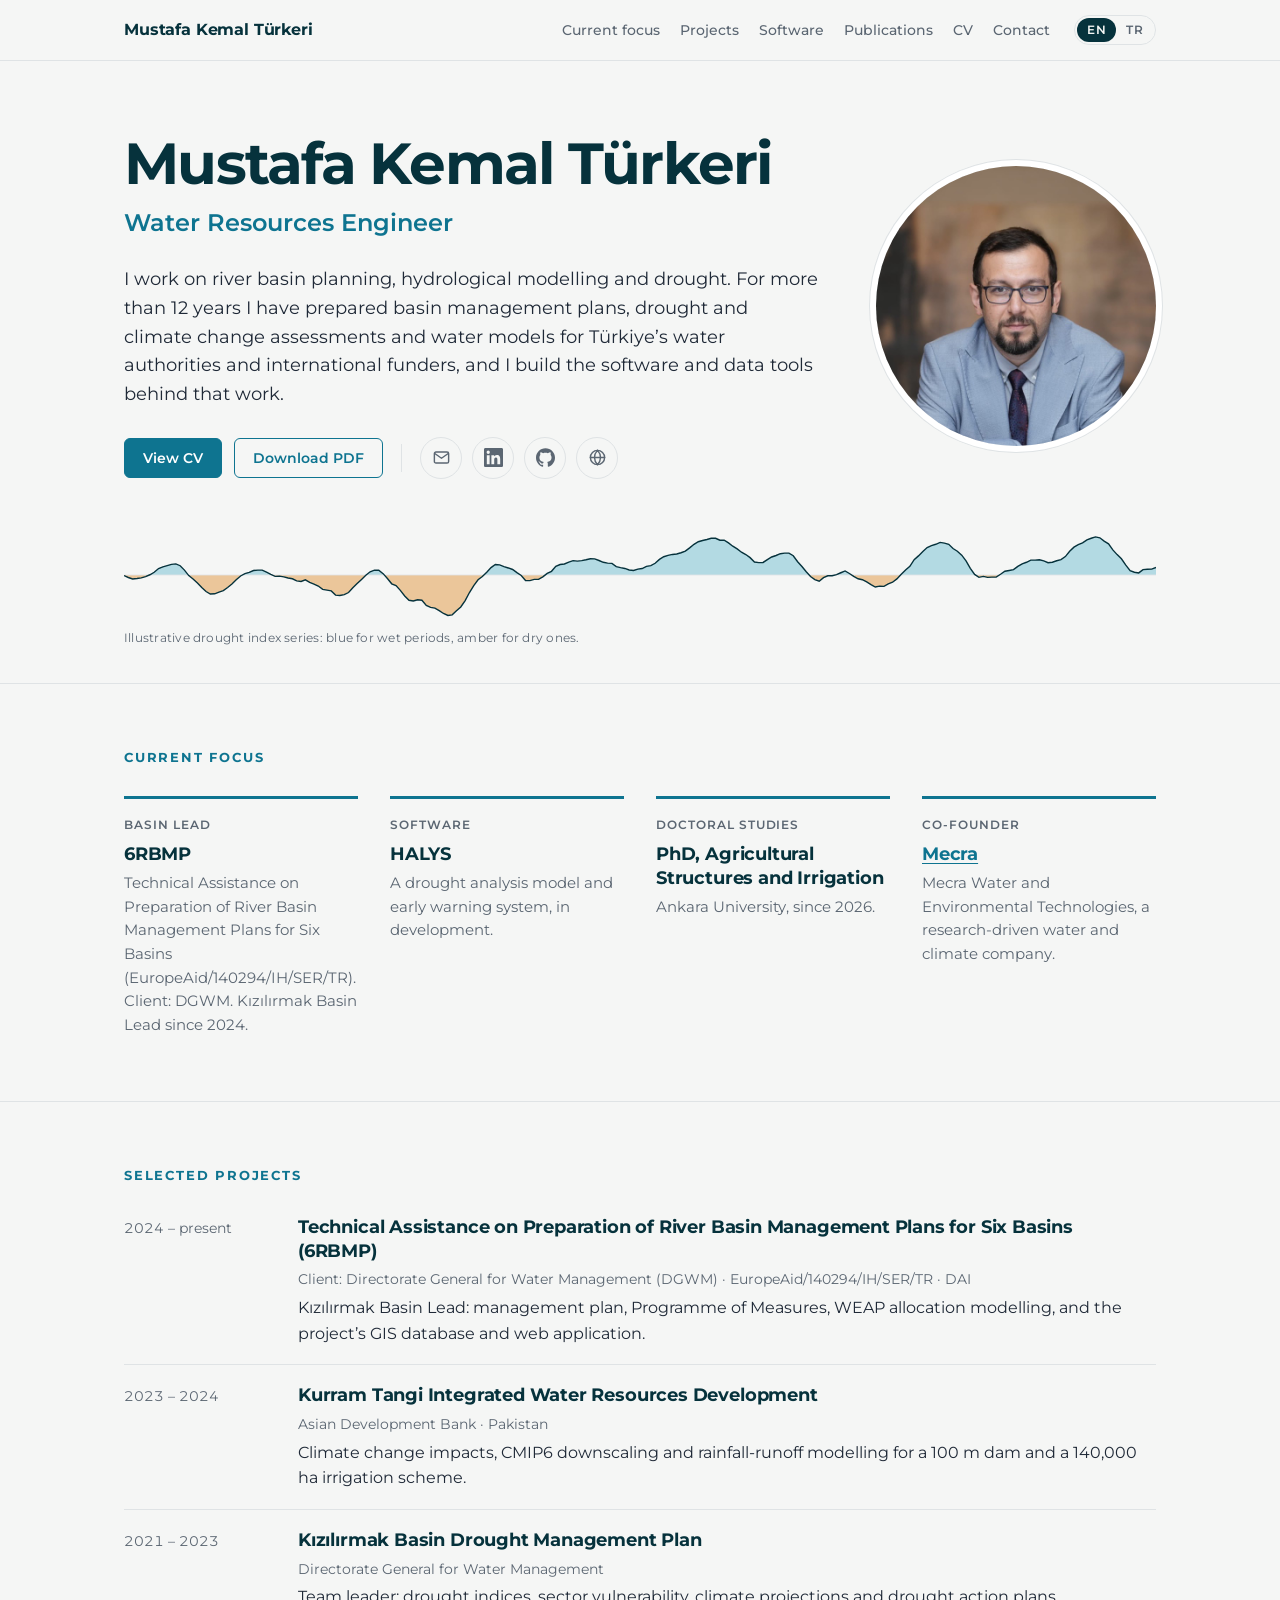
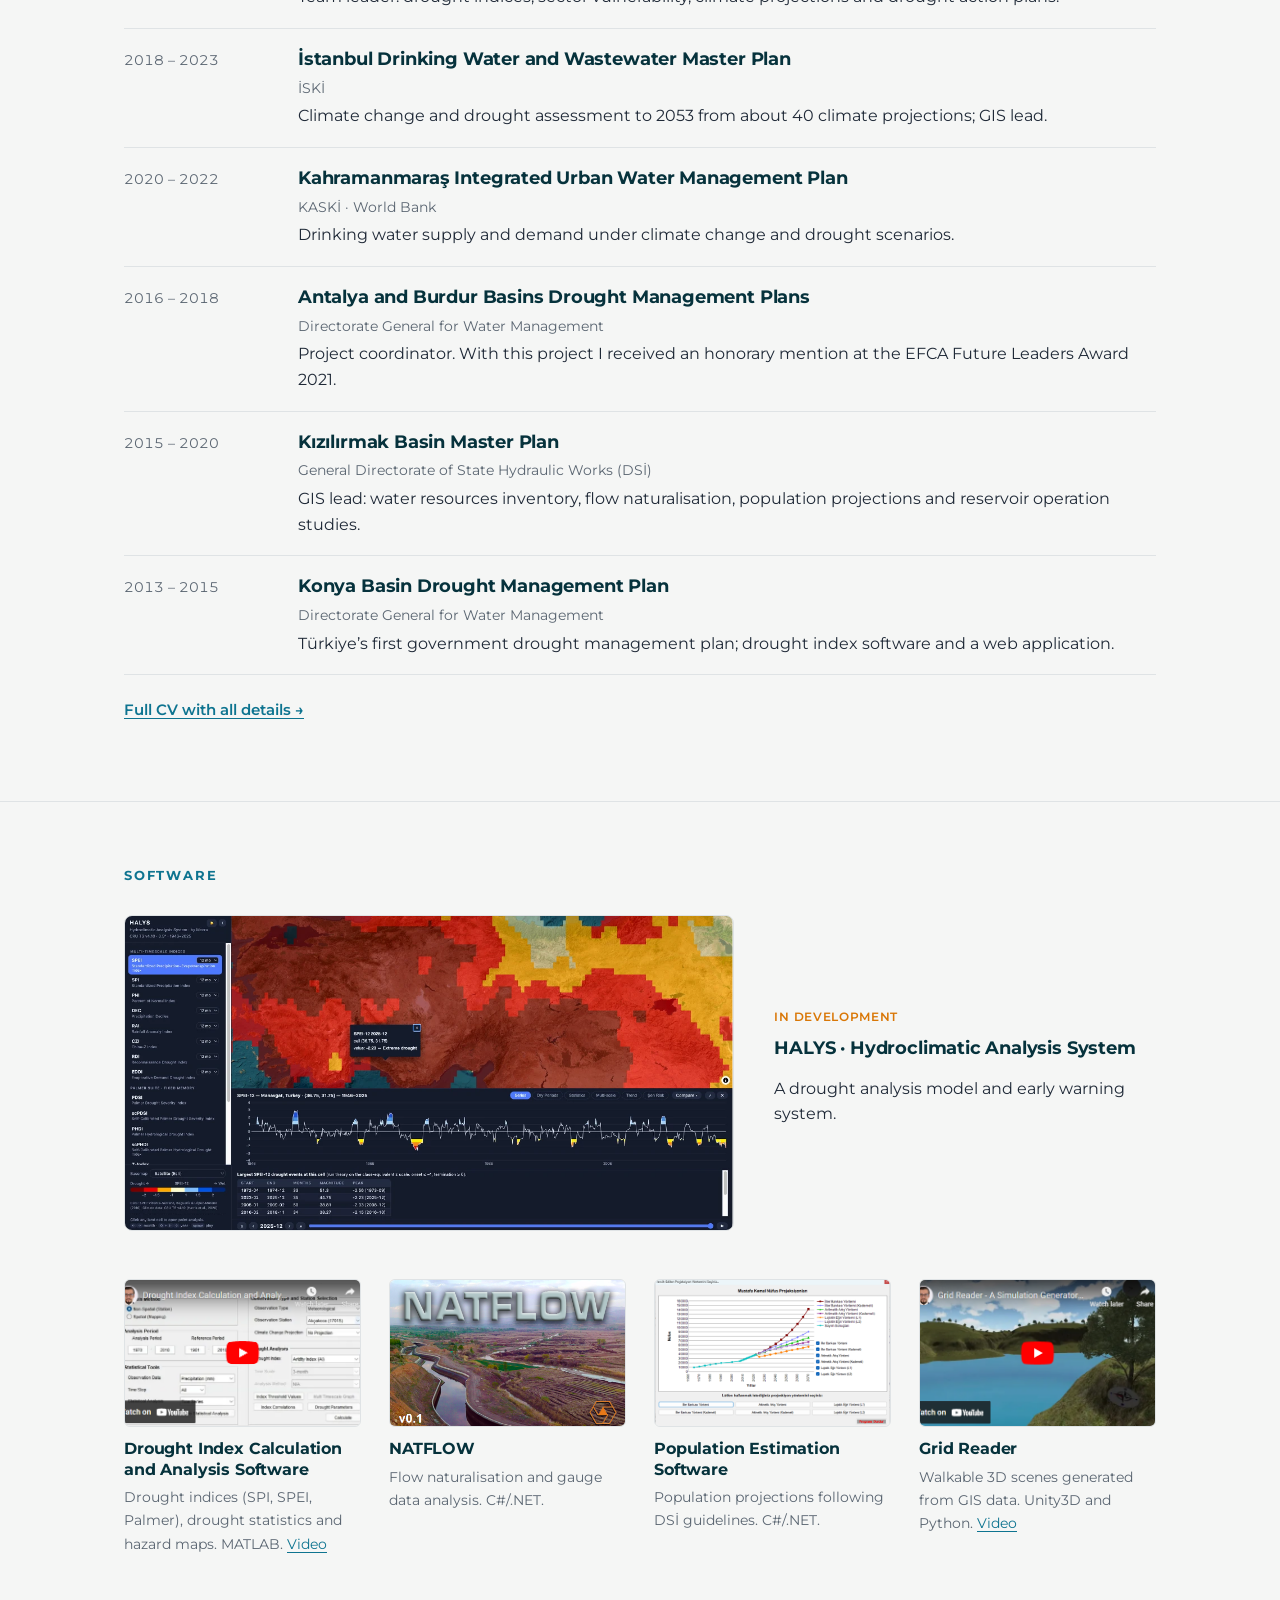
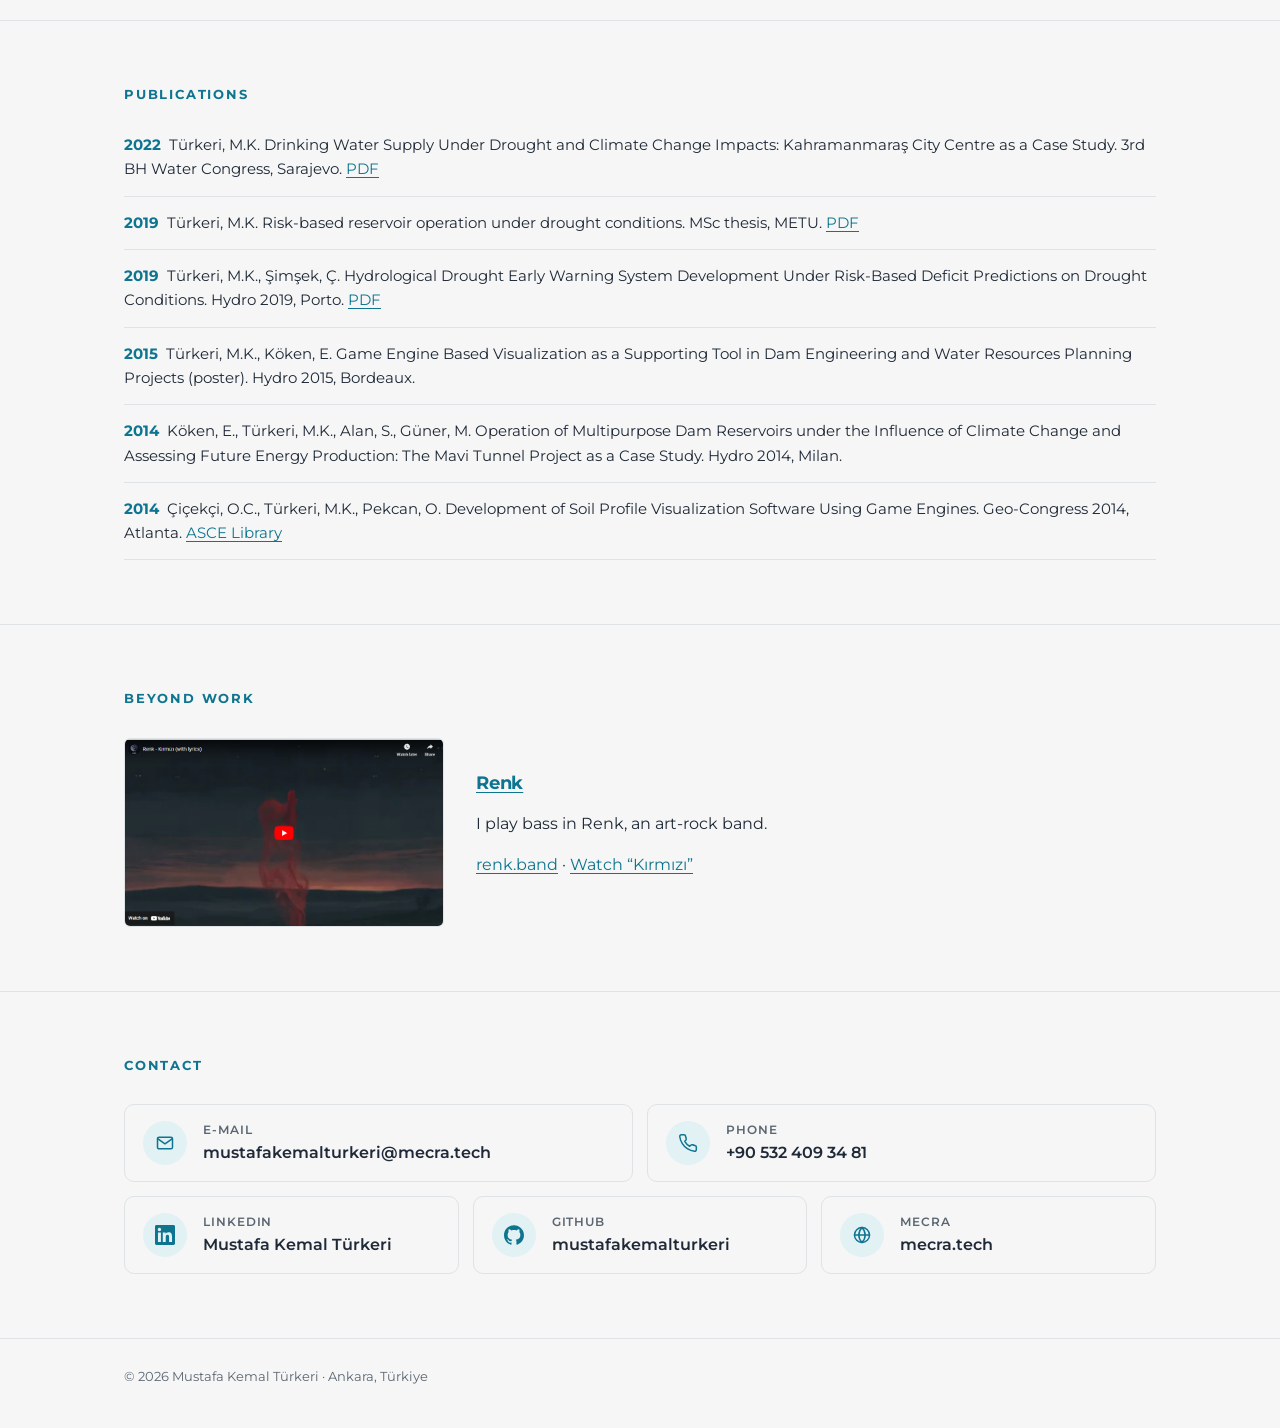
<file: index.html>
<!DOCTYPE html>
<html lang="en" data-lang="en" data-title-en="Mustafa Kemal Türkeri | Water Resources Engineer" data-title-tr="Mustafa Kemal Türkeri | Su Kaynakları Mühendisi">
<head>
  <meta charset="utf-8">
  <meta name="viewport" content="width=device-width, initial-scale=1">
  <title>Mustafa Kemal Türkeri | Water Resources Engineer</title>
  <meta name="description" content="Mustafa Kemal Türkeri, water resources engineer in Ankara: river basin planning, hydrological modelling, drought and climate change assessment, GIS and software.">
  <meta property="og:title" content="Mustafa Kemal Türkeri">
  <meta property="og:description" content="Water resources engineer: river basin planning, hydrological modelling, drought, GIS and software.">
  <meta property="og:image" content="https://mustafakemalturkeri.github.io/_images/portrait.jpg">
  <meta name="color-scheme" content="light dark">
  <link rel="icon" href="_images/mkturkeri.ico">
  <link rel="preconnect" href="https://fonts.googleapis.com">
  <link rel="preconnect" href="https://fonts.gstatic.com" crossorigin>
  <link href="https://fonts.googleapis.com/css2?family=Montserrat:ital,wght@0,400;0,500;0,600;0,700;1,400&display=swap" rel="stylesheet">
  <link rel="stylesheet" href="style.css">
  <script src="lang.js"></script>
</head>
<body>
  <header class="top">
    <div class="wrap">
      <a class="brand" href="#">Mustafa Kemal Türkeri</a>
      <nav class="nav" aria-label="Sections">
        <a href="#now"><span data-l="en">Current focus</span><span data-l="tr">Güncel çalışmalar</span></a>
        <a href="#work"><span data-l="en">Projects</span><span data-l="tr">Projeler</span></a>
        <a href="#software"><span data-l="en">Software</span><span data-l="tr">Yazılımlar</span></a>
        <a href="#publications"><span data-l="en">Publications</span><span data-l="tr">Yayınlar</span></a>
        <a href="cv.html">CV</a>
        <a href="#contact"><span data-l="en">Contact</span><span data-l="tr">İletişim</span></a>
      </nav>
      <div class="lang" role="group" aria-label="Language">
        <button type="button" data-set-lang="en" aria-pressed="true">EN</button>
        <button type="button" data-set-lang="tr" aria-pressed="false">TR</button>
      </div>
    </div>
  </header>

  <main>
    <section class="hero">
      <div class="wrap">
        <div>
          <h1>Mustafa Kemal Türkeri</h1>
          <p class="rotator" data-l="en" aria-label="Water Resources Engineer, River Basin Planner, Hydrological Modeller, Drought and Climate Change Specialist, Software Developer, Co-Founder at Mecra, Bass Guitarist"><span class="rot-track" aria-hidden="true"><span class="on">Water Resources Engineer</span><span>River Basin Planner</span><span>Hydrological Modeller</span><span>Drought and Climate Change Specialist</span><span>Software Developer</span><span>Co-Founder at Mecra</span><span>Bass Guitarist</span></span></p>
          <p class="rotator" data-l="tr" aria-label="Su Kaynakları Mühendisi, Nehir Havzası Planlamacısı, Hidrolojik Modelleme Uzmanı, Kuraklık ve İklim Değişikliği Uzmanı, Yazılım Geliştirici, Mecra Kurucu Ortağı, Bas Gitarist"><span class="rot-track" aria-hidden="true"><span class="on">Su Kaynakları Mühendisi</span><span>Nehir Havzası Planlamacısı</span><span>Hidrolojik Modelleme Uzmanı</span><span>Kuraklık ve İklim Değişikliği Uzmanı</span><span>Yazılım Geliştirici</span><span>Mecra Kurucu Ortağı</span><span>Bas Gitarist</span></span></p>
          <p class="lede" data-l="en">I work on river basin planning, hydrological modelling and drought. For more than 12 years I have prepared basin management plans, drought and climate change assessments and water models for Türkiye’s water authorities and international funders, and I build the software and data tools behind that work.</p>
          <p class="lede" data-l="tr">Nehir havzası planlaması, hidrolojik modelleme ve kuraklık alanlarında çalışıyorum. 12 yılı aşkın süredir Türkiye’nin su idareleri ve uluslararası finansman kuruluşları için havza yönetim planları, kuraklık ve iklim değişikliği değerlendirmeleri ve su modelleri hazırlıyorum. Bu çalışmalarda kullandığım yazılım ve veri araçlarını da kendim geliştiriyorum.</p>
          <div class="actions">
            <a class="btn primary" href="cv.html"><span data-l="en">View CV</span><span data-l="tr">CV’yi görüntüle</span></a>
            <a class="btn" href="cv-en.pdf" data-l="en" download>Download PDF</a>
            <a class="btn" href="cv-tr.pdf" data-l="tr" download>PDF olarak indir</a>
            <span class="divider" aria-hidden="true"></span>
            <ul class="social">
              <li><a href="mailto:mustafakemalturkeri@mecra.tech" title="mustafakemalturkeri@mecra.tech" aria-label="E-mail: mustafakemalturkeri@mecra.tech">
                <svg viewBox="0 0 24 24" aria-hidden="true" fill="none" stroke="currentColor" stroke-width="1.8" stroke-linecap="round" stroke-linejoin="round"><rect x="3" y="5" width="18" height="14" rx="2"/><path d="m3.5 7 8.5 6 8.5-6"/></svg>
              </a></li>
              <li><a href="https://www.linkedin.com/in/mustafa-kemal-t%C3%BCrkeri-326274104/" title="LinkedIn" aria-label="LinkedIn">
                <svg viewBox="0 0 24 24" aria-hidden="true" fill="currentColor"><path d="M20.447 20.452h-3.554v-5.569c0-1.328-.027-3.037-1.852-3.037-1.853 0-2.136 1.445-2.136 2.939v5.667H9.351V9h3.414v1.561h.046c.477-.9 1.637-1.85 3.37-1.85 3.601 0 4.267 2.37 4.267 5.455v6.286zM5.337 7.433a2.062 2.062 0 1 1 0-4.125 2.062 2.062 0 0 1 0 4.125zM7.119 20.452H3.555V9h3.564v11.452zM22.225 0H1.771C.792 0 0 .774 0 1.729v20.542C0 23.227.792 24 1.771 24h20.451C23.2 24 24 23.227 24 22.271V1.729C24 .774 23.2 0 22.222 0h.003z"/></svg>
              </a></li>
              <li><a href="https://github.com/mustafakemalturkeri" title="GitHub" aria-label="GitHub">
                <svg viewBox="0 0 24 24" aria-hidden="true" fill="currentColor"><path d="M12 .297c-6.63 0-12 5.373-12 12 0 5.303 3.438 9.8 8.205 11.385.6.113.82-.258.82-.577 0-.285-.01-1.04-.015-2.04-3.338.724-4.042-1.61-4.042-1.61-.546-1.385-1.335-1.755-1.335-1.755-1.087-.744.084-.729.084-.729 1.205.084 1.838 1.236 1.838 1.236 1.07 1.835 2.809 1.305 3.495.998.108-.776.417-1.305.76-1.605-2.665-.3-5.466-1.332-5.466-5.93 0-1.31.465-2.38 1.235-3.22-.135-.303-.54-1.523.105-3.176 0 0 1.005-.322 3.3 1.23.96-.267 1.98-.399 3-.405 1.02.006 2.04.138 3 .405 2.28-1.552 3.285-1.23 3.285-1.23.645 1.653.24 2.873.12 3.176.765.84 1.23 1.91 1.23 3.22 0 4.61-2.805 5.625-5.475 5.92.42.36.81 1.096.81 2.22 0 1.606-.015 2.896-.015 3.286 0 .315.21.69.825.57C20.565 22.092 24 17.592 24 12.297c0-6.627-5.373-12-12-12"/></svg>
              </a></li>
              <li><a href="https://mecra.tech" title="mecra.tech" aria-label="Mecra: mecra.tech">
                <svg viewBox="0 0 24 24" aria-hidden="true" fill="none" stroke="currentColor" stroke-width="1.8" stroke-linecap="round"><circle cx="12" cy="12" r="9"/><path d="M3 12h18M12 3c2.5 2.6 3.8 5.6 3.8 9s-1.3 6.4-3.8 9M12 3C9.5 5.6 8.2 8.6 8.2 12s1.3 6.4 3.8 9"/></svg>
              </a></li>
            </ul>
          </div>
        </div>
        <div class="portrait-wrap">
          <img class="portrait" src="_images/portrait.jpg" width="280" height="280" alt="Portrait of Mustafa Kemal Türkeri">
        </div>
      </div>
      <div class="wrap hydro" aria-hidden="true">
        <svg viewBox="0 0 1200 120" preserveAspectRatio="none">
          <defs>
            <clipPath id="wet"><rect x="0" y="0" width="1200" height="60"/></clipPath>
            <clipPath id="dry"><rect x="0" y="60" width="1200" height="60"/></clipPath>
          </defs>
          <path d="M0.0,60.7 L5.0,63.1 L10.0,65.0 L15.1,64.4 L20.1,63.6 L25.1,62.0 L30.1,59.7 L35.1,56.6 L40.2,51.9 L45.2,49.8 L50.2,48.3 L55.2,46.7 L60.3,46.1 L65.3,48.4 L70.3,53.9 L75.3,60.7 L80.3,65.1 L85.4,70.1 L90.4,75.6 L95.4,80.7 L100.4,83.8 L105.4,83.5 L110.5,81.3 L115.5,79.5 L120.5,75.7 L125.5,71.2 L130.5,66.0 L135.6,61.2 L140.6,58.3 L145.6,56.7 L150.6,54.4 L155.6,53.9 L160.7,53.9 L165.7,56.5 L170.7,59.3 L175.7,61.7 L180.8,61.4 L185.8,62.3 L190.8,63.7 L195.8,64.7 L200.8,67.3 L205.9,68.1 L210.9,66.1 L215.9,69.2 L220.9,71.3 L225.9,73.8 L231.0,78.0 L236.0,78.9 L241.0,79.9 L246.0,85.1 L251.0,85.6 L256.1,84.5 L261.1,81.9 L266.1,76.0 L271.1,70.7 L276.2,65.5 L281.2,60.4 L286.2,56.0 L291.2,53.9 L296.2,54.0 L301.3,58.3 L306.3,64.4 L311.3,71.0 L316.3,73.2 L321.3,79.2 L326.4,86.2 L331.4,91.6 L336.4,92.5 L341.4,90.9 L346.4,91.6 L351.5,98.0 L356.5,100.4 L361.5,101.4 L366.5,104.5 L371.5,108.1 L376.6,110.6 L381.6,109.8 L386.6,104.8 L391.6,100.0 L396.7,92.0 L401.7,81.9 L406.7,73.2 L411.7,66.0 L416.7,61.9 L421.8,56.5 L426.8,50.7 L431.8,46.9 L436.8,47.4 L441.8,49.6 L446.9,51.2 L451.9,53.1 L456.9,57.0 L461.9,60.6 L466.9,66.8 L472.0,67.0 L477.0,65.5 L482.0,65.5 L487.0,62.3 L492.1,58.0 L497.1,55.4 L502.1,49.2 L507.1,46.9 L512.1,46.2 L517.2,43.8 L522.2,42.0 L527.2,42.7 L532.2,42.1 L537.2,41.0 L542.3,39.7 L547.3,39.9 L552.3,41.9 L557.3,44.1 L562.3,45.2 L567.4,45.5 L572.4,49.6 L577.4,50.8 L582.4,51.8 L587.4,53.7 L592.5,54.3 L597.5,52.6 L602.5,51.9 L607.5,49.2 L612.6,48.3 L617.6,45.3 L622.6,40.5 L627.6,37.2 L632.6,35.5 L637.7,34.3 L642.7,33.7 L647.7,32.2 L652.7,30.2 L657.7,26.1 L662.8,21.6 L667.8,18.4 L672.8,16.9 L677.8,15.6 L682.8,14.1 L687.9,14.1 L692.9,16.5 L697.9,16.5 L702.9,19.8 L707.9,24.0 L713.0,27.4 L718.0,31.5 L723.0,34.4 L728.0,38.3 L733.1,43.8 L738.1,44.5 L743.1,44.3 L748.1,40.7 L753.1,37.5 L758.2,35.6 L763.2,33.4 L768.2,32.7 L773.2,32.6 L778.2,35.9 L783.3,43.4 L788.3,49.4 L793.3,55.9 L798.3,61.9 L803.3,65.7 L808.4,67.8 L813.4,63.3 L818.4,61.0 L823.4,60.9 L828.5,59.5 L833.5,57.2 L838.5,54.9 L843.5,58.1 L848.5,61.7 L853.6,64.7 L858.6,65.9 L863.6,68.7 L868.6,72.1 L873.6,75.0 L878.7,73.9 L883.7,74.2 L888.7,71.1 L893.7,69.0 L898.7,64.9 L903.8,59.0 L908.8,53.7 L913.8,49.1 L918.8,40.8 L923.8,36.1 L928.9,30.6 L933.9,25.7 L938.9,23.3 L943.9,21.6 L949.0,19.2 L954.0,20.2 L959.0,21.7 L964.0,26.9 L969.0,30.3 L974.1,35.2 L979.1,42.3 L984.1,51.6 L989.1,59.3 L994.1,62.9 L999.2,61.7 L1004.2,63.0 L1009.2,62.7 L1014.2,62.6 L1019.2,59.1 L1024.3,55.3 L1029.3,54.3 L1034.3,53.3 L1039.3,49.3 L1044.4,46.0 L1049.4,44.1 L1054.4,41.4 L1059.4,41.4 L1064.4,41.0 L1069.5,42.4 L1074.5,44.6 L1079.5,44.1 L1084.5,42.2 L1089.5,40.8 L1094.6,37.0 L1099.6,30.4 L1104.6,25.2 L1109.6,22.0 L1114.6,19.9 L1119.7,16.1 L1124.7,14.1 L1129.7,12.4 L1134.7,13.5 L1139.7,17.7 L1144.8,21.1 L1149.8,28.6 L1154.8,34.5 L1159.8,39.7 L1164.9,47.7 L1169.9,54.7 L1174.9,56.5 L1179.9,57.4 L1184.9,53.3 L1190.0,52.8 L1195.0,52.6 L1200.0,50.5 L1200,60 L0,60 Z" fill="var(--wet)" opacity="0.28" clip-path="url(#wet)"/>
          <path d="M0.0,60.7 L5.0,63.1 L10.0,65.0 L15.1,64.4 L20.1,63.6 L25.1,62.0 L30.1,59.7 L35.1,56.6 L40.2,51.9 L45.2,49.8 L50.2,48.3 L55.2,46.7 L60.3,46.1 L65.3,48.4 L70.3,53.9 L75.3,60.7 L80.3,65.1 L85.4,70.1 L90.4,75.6 L95.4,80.7 L100.4,83.8 L105.4,83.5 L110.5,81.3 L115.5,79.5 L120.5,75.7 L125.5,71.2 L130.5,66.0 L135.6,61.2 L140.6,58.3 L145.6,56.7 L150.6,54.4 L155.6,53.9 L160.7,53.9 L165.7,56.5 L170.7,59.3 L175.7,61.7 L180.8,61.4 L185.8,62.3 L190.8,63.7 L195.8,64.7 L200.8,67.3 L205.9,68.1 L210.9,66.1 L215.9,69.2 L220.9,71.3 L225.9,73.8 L231.0,78.0 L236.0,78.9 L241.0,79.9 L246.0,85.1 L251.0,85.6 L256.1,84.5 L261.1,81.9 L266.1,76.0 L271.1,70.7 L276.2,65.5 L281.2,60.4 L286.2,56.0 L291.2,53.9 L296.2,54.0 L301.3,58.3 L306.3,64.4 L311.3,71.0 L316.3,73.2 L321.3,79.2 L326.4,86.2 L331.4,91.6 L336.4,92.5 L341.4,90.9 L346.4,91.6 L351.5,98.0 L356.5,100.4 L361.5,101.4 L366.5,104.5 L371.5,108.1 L376.6,110.6 L381.6,109.8 L386.6,104.8 L391.6,100.0 L396.7,92.0 L401.7,81.9 L406.7,73.2 L411.7,66.0 L416.7,61.9 L421.8,56.5 L426.8,50.7 L431.8,46.9 L436.8,47.4 L441.8,49.6 L446.9,51.2 L451.9,53.1 L456.9,57.0 L461.9,60.6 L466.9,66.8 L472.0,67.0 L477.0,65.5 L482.0,65.5 L487.0,62.3 L492.1,58.0 L497.1,55.4 L502.1,49.2 L507.1,46.9 L512.1,46.2 L517.2,43.8 L522.2,42.0 L527.2,42.7 L532.2,42.1 L537.2,41.0 L542.3,39.7 L547.3,39.9 L552.3,41.9 L557.3,44.1 L562.3,45.2 L567.4,45.5 L572.4,49.6 L577.4,50.8 L582.4,51.8 L587.4,53.7 L592.5,54.3 L597.5,52.6 L602.5,51.9 L607.5,49.2 L612.6,48.3 L617.6,45.3 L622.6,40.5 L627.6,37.2 L632.6,35.5 L637.7,34.3 L642.7,33.7 L647.7,32.2 L652.7,30.2 L657.7,26.1 L662.8,21.6 L667.8,18.4 L672.8,16.9 L677.8,15.6 L682.8,14.1 L687.9,14.1 L692.9,16.5 L697.9,16.5 L702.9,19.8 L707.9,24.0 L713.0,27.4 L718.0,31.5 L723.0,34.4 L728.0,38.3 L733.1,43.8 L738.1,44.5 L743.1,44.3 L748.1,40.7 L753.1,37.5 L758.2,35.6 L763.2,33.4 L768.2,32.7 L773.2,32.6 L778.2,35.9 L783.3,43.4 L788.3,49.4 L793.3,55.9 L798.3,61.9 L803.3,65.7 L808.4,67.8 L813.4,63.3 L818.4,61.0 L823.4,60.9 L828.5,59.5 L833.5,57.2 L838.5,54.9 L843.5,58.1 L848.5,61.7 L853.6,64.7 L858.6,65.9 L863.6,68.7 L868.6,72.1 L873.6,75.0 L878.7,73.9 L883.7,74.2 L888.7,71.1 L893.7,69.0 L898.7,64.9 L903.8,59.0 L908.8,53.7 L913.8,49.1 L918.8,40.8 L923.8,36.1 L928.9,30.6 L933.9,25.7 L938.9,23.3 L943.9,21.6 L949.0,19.2 L954.0,20.2 L959.0,21.7 L964.0,26.9 L969.0,30.3 L974.1,35.2 L979.1,42.3 L984.1,51.6 L989.1,59.3 L994.1,62.9 L999.2,61.7 L1004.2,63.0 L1009.2,62.7 L1014.2,62.6 L1019.2,59.1 L1024.3,55.3 L1029.3,54.3 L1034.3,53.3 L1039.3,49.3 L1044.4,46.0 L1049.4,44.1 L1054.4,41.4 L1059.4,41.4 L1064.4,41.0 L1069.5,42.4 L1074.5,44.6 L1079.5,44.1 L1084.5,42.2 L1089.5,40.8 L1094.6,37.0 L1099.6,30.4 L1104.6,25.2 L1109.6,22.0 L1114.6,19.9 L1119.7,16.1 L1124.7,14.1 L1129.7,12.4 L1134.7,13.5 L1139.7,17.7 L1144.8,21.1 L1149.8,28.6 L1154.8,34.5 L1159.8,39.7 L1164.9,47.7 L1169.9,54.7 L1174.9,56.5 L1179.9,57.4 L1184.9,53.3 L1190.0,52.8 L1195.0,52.6 L1200.0,50.5 L1200,60 L0,60 Z" fill="var(--dry)" opacity="0.38" clip-path="url(#dry)"/>
          <line x1="0" y1="60" x2="1200" y2="60" stroke="var(--rule)" stroke-width="1"/>
          <path d="M0.0,60.7 L5.0,63.1 L10.0,65.0 L15.1,64.4 L20.1,63.6 L25.1,62.0 L30.1,59.7 L35.1,56.6 L40.2,51.9 L45.2,49.8 L50.2,48.3 L55.2,46.7 L60.3,46.1 L65.3,48.4 L70.3,53.9 L75.3,60.7 L80.3,65.1 L85.4,70.1 L90.4,75.6 L95.4,80.7 L100.4,83.8 L105.4,83.5 L110.5,81.3 L115.5,79.5 L120.5,75.7 L125.5,71.2 L130.5,66.0 L135.6,61.2 L140.6,58.3 L145.6,56.7 L150.6,54.4 L155.6,53.9 L160.7,53.9 L165.7,56.5 L170.7,59.3 L175.7,61.7 L180.8,61.4 L185.8,62.3 L190.8,63.7 L195.8,64.7 L200.8,67.3 L205.9,68.1 L210.9,66.1 L215.9,69.2 L220.9,71.3 L225.9,73.8 L231.0,78.0 L236.0,78.9 L241.0,79.9 L246.0,85.1 L251.0,85.6 L256.1,84.5 L261.1,81.9 L266.1,76.0 L271.1,70.7 L276.2,65.5 L281.2,60.4 L286.2,56.0 L291.2,53.9 L296.2,54.0 L301.3,58.3 L306.3,64.4 L311.3,71.0 L316.3,73.2 L321.3,79.2 L326.4,86.2 L331.4,91.6 L336.4,92.5 L341.4,90.9 L346.4,91.6 L351.5,98.0 L356.5,100.4 L361.5,101.4 L366.5,104.5 L371.5,108.1 L376.6,110.6 L381.6,109.8 L386.6,104.8 L391.6,100.0 L396.7,92.0 L401.7,81.9 L406.7,73.2 L411.7,66.0 L416.7,61.9 L421.8,56.5 L426.8,50.7 L431.8,46.9 L436.8,47.4 L441.8,49.6 L446.9,51.2 L451.9,53.1 L456.9,57.0 L461.9,60.6 L466.9,66.8 L472.0,67.0 L477.0,65.5 L482.0,65.5 L487.0,62.3 L492.1,58.0 L497.1,55.4 L502.1,49.2 L507.1,46.9 L512.1,46.2 L517.2,43.8 L522.2,42.0 L527.2,42.7 L532.2,42.1 L537.2,41.0 L542.3,39.7 L547.3,39.9 L552.3,41.9 L557.3,44.1 L562.3,45.2 L567.4,45.5 L572.4,49.6 L577.4,50.8 L582.4,51.8 L587.4,53.7 L592.5,54.3 L597.5,52.6 L602.5,51.9 L607.5,49.2 L612.6,48.3 L617.6,45.3 L622.6,40.5 L627.6,37.2 L632.6,35.5 L637.7,34.3 L642.7,33.7 L647.7,32.2 L652.7,30.2 L657.7,26.1 L662.8,21.6 L667.8,18.4 L672.8,16.9 L677.8,15.6 L682.8,14.1 L687.9,14.1 L692.9,16.5 L697.9,16.5 L702.9,19.8 L707.9,24.0 L713.0,27.4 L718.0,31.5 L723.0,34.4 L728.0,38.3 L733.1,43.8 L738.1,44.5 L743.1,44.3 L748.1,40.7 L753.1,37.5 L758.2,35.6 L763.2,33.4 L768.2,32.7 L773.2,32.6 L778.2,35.9 L783.3,43.4 L788.3,49.4 L793.3,55.9 L798.3,61.9 L803.3,65.7 L808.4,67.8 L813.4,63.3 L818.4,61.0 L823.4,60.9 L828.5,59.5 L833.5,57.2 L838.5,54.9 L843.5,58.1 L848.5,61.7 L853.6,64.7 L858.6,65.9 L863.6,68.7 L868.6,72.1 L873.6,75.0 L878.7,73.9 L883.7,74.2 L888.7,71.1 L893.7,69.0 L898.7,64.9 L903.8,59.0 L908.8,53.7 L913.8,49.1 L918.8,40.8 L923.8,36.1 L928.9,30.6 L933.9,25.7 L938.9,23.3 L943.9,21.6 L949.0,19.2 L954.0,20.2 L959.0,21.7 L964.0,26.9 L969.0,30.3 L974.1,35.2 L979.1,42.3 L984.1,51.6 L989.1,59.3 L994.1,62.9 L999.2,61.7 L1004.2,63.0 L1009.2,62.7 L1014.2,62.6 L1019.2,59.1 L1024.3,55.3 L1029.3,54.3 L1034.3,53.3 L1039.3,49.3 L1044.4,46.0 L1049.4,44.1 L1054.4,41.4 L1059.4,41.4 L1064.4,41.0 L1069.5,42.4 L1074.5,44.6 L1079.5,44.1 L1084.5,42.2 L1089.5,40.8 L1094.6,37.0 L1099.6,30.4 L1104.6,25.2 L1109.6,22.0 L1114.6,19.9 L1119.7,16.1 L1124.7,14.1 L1129.7,12.4 L1134.7,13.5 L1139.7,17.7 L1144.8,21.1 L1149.8,28.6 L1154.8,34.5 L1159.8,39.7 L1164.9,47.7 L1169.9,54.7 L1174.9,56.5 L1179.9,57.4 L1184.9,53.3 L1190.0,52.8 L1195.0,52.6 L1200.0,50.5" fill="none" stroke="var(--petrol)" stroke-width="1.4" vector-effect="non-scaling-stroke"/>
        </svg>
        <p class="cap"><span data-l="en">Illustrative drought index series: blue for wet periods, amber for dry ones.</span><span data-l="tr">Temsili kuraklık indisi serisi: mavi alanlar nemli, turuncu alanlar kurak dönemleri gösterir.</span></p>
      </div>
    </section>

    <section class="block" id="now">
      <div class="wrap">
        <h2><span data-l="en">Current focus</span><span data-l="tr">Güncel çalışmalar</span></h2>
        <div class="now">
          <div>
            <p class="k"><span data-l="en">Basin lead</span><span data-l="tr">Havza sorumlusu</span></p>
            <h3><span data-l="en">6RBMP</span><span data-l="tr">6NHYP</span></h3>
            <p><span data-l="en">Technical Assistance on Preparation of River Basin Management Plans for Six Basins (EuropeAid/140294/IH/SER/TR). Client: DGWM. Kızılırmak Basin Lead since 2024.</span><span data-l="tr">6 Havzada Nehir Havzası Yönetim Planlarının Hazırlanması İçin Teknik Yardım Projesi (EuropeAid/140294/IH/SER/TR). İdare: SYGM. 2024’ten bu yana Kızılırmak Havza Sorumlusu.</span></p>
          </div>
          <div>
            <p class="k"><span data-l="en">Software</span><span data-l="tr">Yazılım</span></p>
            <h3>HALYS</h3>
            <p><span data-l="en">A drought analysis model and early warning system, in development.</span><span data-l="tr">Geliştirme aşamasındaki kuraklık analiz modeli ve erken uyarı sistemi.</span></p>
          </div>
          <div>
            <p class="k"><span data-l="en">Doctoral studies</span><span data-l="tr">Doktora</span></p>
            <h3><span data-l="en">PhD, Agricultural Structures and Irrigation</span><span data-l="tr">Tarımsal Yapılar ve Sulama</span></h3>
            <p><span data-l="en">Ankara University, since 2026.</span><span data-l="tr">Ankara Üniversitesi, 2026’dan bu yana.</span></p>
          </div>
          <div>
            <p class="k"><span data-l="en">Co-founder</span><span data-l="tr">Kurucu ortak</span></p>
            <h3><a href="https://mecra.tech">Mecra</a></h3>
            <p><span data-l="en">Mecra Water and Environmental Technologies, a research-driven water and climate company.</span><span data-l="tr">Mecra Su ve Çevre Teknolojileri: araştırma odaklı bir su ve iklim teknolojileri şirketi.</span></p>
          </div>
        </div>
      </div>
    </section>

    <section class="block" id="work">
      <div class="wrap">
        <h2><span data-l="en">Selected projects</span><span data-l="tr">Seçili projeler</span></h2>
        <ul class="work">
          <li>
            <span class="yr">2024 – <span data-l="en">present</span><span data-l="tr">halen</span></span>
            <div>
              <h3><span data-l="en">Technical Assistance on Preparation of River Basin Management Plans for Six Basins (6RBMP)</span><span data-l="tr">6 Havzada Nehir Havzası Yönetim Planlarının Hazırlanması İçin Teknik Yardım Projesi (6NHYP)</span></h3>
              <p class="org"><span data-l="en">Client: Directorate General for Water Management (DGWM) · EuropeAid/140294/IH/SER/TR · DAI</span><span data-l="tr">İdare: Su Yönetimi Genel Müdürlüğü (SYGM) · EuropeAid/140294/IH/SER/TR · DAI</span></p>
              <p><span data-l="en">Kızılırmak Basin Lead: management plan, Programme of Measures, WEAP allocation modelling, and the project’s GIS database and web application.</span><span data-l="tr">Kızılırmak Havza Sorumlusu: havza yönetim planı, Tedbirler Programı, WEAP ile su tahsisi modellemesi ve projenin CBS veritabanı ile web uygulaması.</span></p>
            </div>
          </li>
          <li>
            <span class="yr">2023 – 2024</span>
            <div>
              <h3><span data-l="en">Kurram Tangi Integrated Water Resources Development</span><span data-l="tr">Kurram Tangi Entegre Su Kaynakları Geliştirme Projesi</span></h3>
              <p class="org"><span data-l="en">Asian Development Bank · Pakistan</span><span data-l="tr">Asya Kalkınma Bankası · Pakistan</span></p>
              <p><span data-l="en">Climate change impacts, CMIP6 downscaling and rainfall-runoff modelling for a 100 m dam and a 140,000 ha irrigation scheme.</span><span data-l="tr">100 m yüksekliğinde bir baraj ve 140.000 ha’lık sulama alanı için iklim değişikliği etkileri, CMIP6 ölçek küçültmesi ve yağış-akış modellemesi.</span></p>
            </div>
          </li>
          <li>
            <span class="yr">2021 – 2023</span>
            <div>
              <h3><span data-l="en">Kızılırmak Basin Drought Management Plan</span><span data-l="tr">Kızılırmak Havzası Kuraklık Yönetim Planı</span></h3>
              <p class="org"><span data-l="en">Directorate General for Water Management</span><span data-l="tr">Su Yönetimi Genel Müdürlüğü</span></p>
              <p><span data-l="en">Team leader: drought indices, sector vulnerability, climate projections and drought action plans.</span><span data-l="tr">Takım lideri: kuraklık indisleri, sektörel etkilenebilirlik, iklim projeksiyonları ve kuraklık eylem planları.</span></p>
            </div>
          </li>
          <li>
            <span class="yr">2018 – 2023</span>
            <div>
              <h3><span data-l="en">İstanbul Drinking Water and Wastewater Master Plan</span><span data-l="tr">İstanbul İçme Suyu ve Atıksu Master Planı</span></h3>
              <p class="org">İSKİ</p>
              <p><span data-l="en">Climate change and drought assessment to 2053 from about 40 climate projections; GIS lead.</span><span data-l="tr">Yaklaşık 40 iklim projeksiyonuyla 2053’e kadar iklim değişikliği ve kuraklık değerlendirmesi; CBS sorumlusu.</span></p>
            </div>
          </li>
          <li>
            <span class="yr">2020 – 2022</span>
            <div>
              <h3><span data-l="en">Kahramanmaraş Integrated Urban Water Management Plan</span><span data-l="tr">Kahramanmaraş Entegre Kentsel Su Yönetimi Planı</span></h3>
              <p class="org"><span data-l="en">KASKİ · World Bank</span><span data-l="tr">KASKİ · Dünya Bankası</span></p>
              <p><span data-l="en">Drinking water supply and demand under climate change and drought scenarios.</span><span data-l="tr">İklim değişikliği ve kuraklık senaryoları altında içme suyu arzı ve talebi.</span></p>
            </div>
          </li>
          <li>
            <span class="yr">2016 – 2018</span>
            <div>
              <h3><span data-l="en">Antalya and Burdur Basins Drought Management Plans</span><span data-l="tr">Antalya ve Burdur Havzaları Kuraklık Yönetim Planları</span></h3>
              <p class="org"><span data-l="en">Directorate General for Water Management</span><span data-l="tr">Su Yönetimi Genel Müdürlüğü</span></p>
              <p><span data-l="en">Project coordinator. With this project I received an honorary mention at the EFCA Future Leaders Award 2021.</span><span data-l="tr">Proje koordinatörü. Bu projeyle EFCA Future Leaders Award 2021’de mansiyon aldım.</span></p>
            </div>
          </li>
          <li>
            <span class="yr">2015 – 2020</span>
            <div>
              <h3><span data-l="en">Kızılırmak Basin Master Plan</span><span data-l="tr">Kızılırmak Havzası Master Planı</span></h3>
              <p class="org"><span data-l="en">General Directorate of State Hydraulic Works (DSİ)</span><span data-l="tr">Devlet Su İşleri Genel Müdürlüğü (DSİ)</span></p>
              <p><span data-l="en">GIS lead: water resources inventory, flow naturalisation, population projections and reservoir operation studies.</span><span data-l="tr">CBS sorumlusu: su kaynakları envanteri, akım doğallaştırma, nüfus projeksiyonları ve rezervuar işletme çalışmaları.</span></p>
            </div>
          </li>
          <li>
            <span class="yr">2013 – 2015</span>
            <div>
              <h3><span data-l="en">Konya Basin Drought Management Plan</span><span data-l="tr">Konya Havzası Kuraklık Yönetim Planı</span></h3>
              <p class="org"><span data-l="en">Directorate General for Water Management</span><span data-l="tr">Su Yönetimi Genel Müdürlüğü</span></p>
              <p><span data-l="en">Türkiye’s first government drought management plan; drought index software and a web application.</span><span data-l="tr">Türkiye’nin ilk resmi kuraklık yönetim planı; kuraklık indisi yazılımı ve web uygulaması geliştirme.</span></p>
            </div>
          </li>
        </ul>
        <p class="more"><a href="cv.html"><span data-l="en">Full CV with all details →</span><span data-l="tr">Ayrıntılı CV →</span></a></p>
      </div>
    </section>

    <section class="block" id="software">
      <div class="wrap">
        <h2><span data-l="en">Software</span><span data-l="tr">Yazılımlar</span></h2>
        <div class="feature">
          <img src="_images/halys.webp" width="1082" height="558" loading="lazy" alt="HALYS map viewer: SPEI-12 drought conditions over southern Türkiye with a 1946–2025 time series at Manavgat">
          <div>
            <span class="tag"><span data-l="en">In development</span><span data-l="tr">Geliştirme aşamasında</span></span>
            <h3>HALYS · Hydroclimatic Analysis System</h3>
            <p><span data-l="en">A drought analysis model and early warning system.</span><span data-l="tr">Kuraklık analiz modeli ve erken uyarı sistemi.</span></p>
          </div>
        </div>
        <div class="tools">
          <figure>
            <a href="https://www.youtube.com/watch?v=VbLsATKGN0M"><img src="_images/drought_analyses.png" loading="lazy" alt="Drought Index Calculation and Analysis Software screen"></a>
            <h3><span data-l="en">Drought Index Calculation and Analysis Software</span><span data-l="tr">Kuraklık İndisi Hesaplama ve Analiz Yazılımı</span></h3>
            <p><span data-l="en">Drought indices (SPI, SPEI, Palmer), drought statistics and hazard maps. MATLAB.</span><span data-l="tr">Kuraklık indisleri (SPI, SPEI, Palmer), kuraklık istatistikleri ve tehlike haritaları. MATLAB.</span> <a href="https://www.youtube.com/watch?v=VbLsATKGN0M"><span data-l="en">Video</span><span data-l="tr">Video</span></a></p>
          </figure>
          <figure>
            <img src="_images/natflow.png" loading="lazy" alt="NATFLOW software screen">
            <h3>NATFLOW</h3>
            <p><span data-l="en">Flow naturalisation and gauge data analysis. C#/.NET.</span><span data-l="tr">Akım doğallaştırma ve akım gözlem verilerinin analizi. C#/.NET.</span></p>
          </figure>
          <figure>
            <img src="_images/nufusprojector.png" loading="lazy" alt="Population Estimation Software screen">
            <h3><span data-l="en">Population Estimation Software</span><span data-l="tr">Nüfus Tahmin Yazılımı</span></h3>
            <p><span data-l="en">Population projections following DSİ guidelines. C#/.NET.</span><span data-l="tr">DSİ yönergelerine göre nüfus projeksiyonları. C#/.NET.</span></p>
          </figure>
          <figure>
            <a href="https://www.youtube.com/watch?v=XaL9qrqzdv4"><img src="_images/grid_reader.png" loading="lazy" alt="Grid Reader 3D scene generated from GIS data"></a>
            <h3>Grid Reader</h3>
            <p><span data-l="en">Walkable 3D scenes generated from GIS data. Unity3D and Python.</span><span data-l="tr">CBS verisinden üretilen, içinde gezilebilen 3B sahneler. Unity3D ve Python.</span> <a href="https://www.youtube.com/watch?v=XaL9qrqzdv4">Video</a></p>
          </figure>
        </div>
      </div>
    </section>

    <section class="block" id="publications">
      <div class="wrap">
        <h2><span data-l="en">Publications</span><span data-l="tr">Yayınlar</span></h2>
        <ul class="pubs">
          <li><span class="yr">2022</span>Türkeri, M.K. Drinking Water Supply Under Drought and Climate Change Impacts: Kahramanmaraş City Centre as a Case Study. 3rd BH Water Congress, Sarajevo. <a href="https://drive.google.com/file/d/1a7u0Nn9IsWESEiK-8SuhMJWROqiCPHvZ/view?usp=sharing">PDF</a></li>
          <li><span class="yr">2019</span>Türkeri, M.K. Risk-based reservoir operation under drought conditions. <span data-l="en">MSc thesis, METU.</span><span data-l="tr">Yüksek lisans tezi, ODTÜ.</span> <a href="http://etd.lib.metu.edu.tr/upload/12624869/index.pdf">PDF</a></li>
          <li><span class="yr">2019</span>Türkeri, M.K., Şimşek, Ç. Hydrological Drought Early Warning System Development Under Risk-Based Deficit Predictions on Drought Conditions. Hydro 2019, Porto. <a href="https://drive.google.com/file/d/1-KRmCIbtMktwtpBLn1Df2u-7q9Zr6uG6/view?usp=sharing">PDF</a></li>
          <li><span class="yr">2015</span>Türkeri, M.K., Köken, E. Game Engine Based Visualization as a Supporting Tool in Dam Engineering and Water Resources Planning Projects (poster). Hydro 2015, Bordeaux.</li>
          <li><span class="yr">2014</span>Köken, E., Türkeri, M.K., Alan, S., Güner, M. Operation of Multipurpose Dam Reservoirs under the Influence of Climate Change and Assessing Future Energy Production: The Mavi Tunnel Project as a Case Study. Hydro 2014, Milan.</li>
          <li><span class="yr">2014</span>Çiçekçi, O.C., Türkeri, M.K., Pekcan, O. Development of Soil Profile Visualization Software Using Game Engines. Geo-Congress 2014, Atlanta. <a href="https://ascelibrary.org/doi/epdf/10.1061/9780784413272.327">ASCE Library</a></li>
        </ul>
      </div>
    </section>

    <section class="block" id="music">
      <div class="wrap">
        <h2><span data-l="en">Beyond work</span><span data-l="tr">İş dışında</span></h2>
        <div class="music">
          <a href="https://www.youtube.com/watch?v=aXomKNGnsF0"><img src="_images/renk_kirmizi.png" loading="lazy" alt="Renk performing Kırmızı"></a>
          <div>
            <h3><a href="https://renk.band">Renk</a></h3>
            <p><span data-l="en">I play bass in Renk, an art-rock band.</span><span data-l="tr">Art-rock grubu Renk’te bas gitar çalıyorum.</span></p>
            <p><a href="https://renk.band">renk.band</a> · <a href="https://www.youtube.com/watch?v=aXomKNGnsF0"><span data-l="en">Watch “Kırmızı”</span><span data-l="tr">“Kırmızı”yı izle</span></a></p>
          </div>
        </div>
      </div>
    </section>

    <section class="block" id="contact">
      <div class="wrap">
        <h2><span data-l="en">Contact</span><span data-l="tr">İletişim</span></h2>
        <div class="contact">
          <a class="c-item" href="mailto:mustafakemalturkeri@mecra.tech">
            <span class="c-icon"><svg viewBox="0 0 24 24" aria-hidden="true" fill="none" stroke="currentColor" stroke-width="1.8" stroke-linecap="round" stroke-linejoin="round"><rect x="3" y="5" width="18" height="14" rx="2"/><path d="m3.5 7 8.5 6 8.5-6"/></svg></span>
            <span class="c-text"><span class="k"><span data-l="en">E-mail</span><span data-l="tr">E-posta</span></span><span class="v">mustafakemalturkeri@mecra.tech</span></span>
          </a>
          <a class="c-item" href="tel:+905324093481">
            <span class="c-icon"><svg viewBox="0 0 24 24" aria-hidden="true" fill="none" stroke="currentColor" stroke-width="1.8" stroke-linecap="round" stroke-linejoin="round"><path d="M22 16.92v3a2 2 0 0 1-2.18 2 19.79 19.79 0 0 1-8.63-3.07 19.5 19.5 0 0 1-6-6 19.79 19.79 0 0 1-3.07-8.67A2 2 0 0 1 4.11 2h3a2 2 0 0 1 2 1.72c.13.96.36 1.9.7 2.81a2 2 0 0 1-.45 2.11L8.09 9.91a16 16 0 0 0 6 6l1.27-1.27a2 2 0 0 1 2.11-.45c.91.34 1.85.57 2.81.7A2 2 0 0 1 22 16.92z"/></svg></span>
            <span class="c-text"><span class="k"><span data-l="en">Phone</span><span data-l="tr">Telefon</span></span><span class="v">+90 532 409 34 81</span></span>
          </a>
          <a class="c-item" href="https://www.linkedin.com/in/mustafa-kemal-t%C3%BCrkeri-326274104/">
            <span class="c-icon"><svg viewBox="0 0 24 24" aria-hidden="true" fill="currentColor"><path d="M20.447 20.452h-3.554v-5.569c0-1.328-.027-3.037-1.852-3.037-1.853 0-2.136 1.445-2.136 2.939v5.667H9.351V9h3.414v1.561h.046c.477-.9 1.637-1.85 3.37-1.85 3.601 0 4.267 2.37 4.267 5.455v6.286zM5.337 7.433a2.062 2.062 0 1 1 0-4.125 2.062 2.062 0 0 1 0 4.125zM7.119 20.452H3.555V9h3.564v11.452zM22.225 0H1.771C.792 0 0 .774 0 1.729v20.542C0 23.227.792 24 1.771 24h20.451C23.2 24 24 23.227 24 22.271V1.729C24 .774 23.2 0 22.222 0h.003z"/></svg></span>
            <span class="c-text"><span class="k"><span data-l="en">LinkedIn</span><span data-l="tr">LinkedIn</span></span><span class="v">Mustafa Kemal Türkeri</span></span>
          </a>
          <a class="c-item" href="https://github.com/mustafakemalturkeri">
            <span class="c-icon"><svg viewBox="0 0 24 24" aria-hidden="true" fill="currentColor"><path d="M12 .297c-6.63 0-12 5.373-12 12 0 5.303 3.438 9.8 8.205 11.385.6.113.82-.258.82-.577 0-.285-.01-1.04-.015-2.04-3.338.724-4.042-1.61-4.042-1.61-.546-1.385-1.335-1.755-1.335-1.755-1.087-.744.084-.729.084-.729 1.205.084 1.838 1.236 1.838 1.236 1.07 1.835 2.809 1.305 3.495.998.108-.776.417-1.305.76-1.605-2.665-.3-5.466-1.332-5.466-5.93 0-1.31.465-2.38 1.235-3.22-.135-.303-.54-1.523.105-3.176 0 0 1.005-.322 3.3 1.23.96-.267 1.98-.399 3-.405 1.02.006 2.04.138 3 .405 2.28-1.552 3.285-1.23 3.285-1.23.645 1.653.24 2.873.12 3.176.765.84 1.23 1.91 1.23 3.22 0 4.61-2.805 5.625-5.475 5.92.42.36.81 1.096.81 2.22 0 1.606-.015 2.896-.015 3.286 0 .315.21.69.825.57C20.565 22.092 24 17.592 24 12.297c0-6.627-5.373-12-12-12"/></svg></span>
            <span class="c-text"><span class="k"><span data-l="en">GitHub</span><span data-l="tr">GitHub</span></span><span class="v">mustafakemalturkeri</span></span>
          </a>
          <a class="c-item" href="https://mecra.tech">
            <span class="c-icon"><svg viewBox="0 0 24 24" aria-hidden="true" fill="none" stroke="currentColor" stroke-width="1.8" stroke-linecap="round"><circle cx="12" cy="12" r="9"/><path d="M3 12h18M12 3c2.5 2.6 3.8 5.6 3.8 9s-1.3 6.4-3.8 9M12 3C9.5 5.6 8.2 8.6 8.2 12s1.3 6.4 3.8 9"/></svg></span>
            <span class="c-text"><span class="k"><span data-l="en">Mecra</span><span data-l="tr">Mecra</span></span><span class="v">mecra.tech</span></span>
          </a>
        </div>
      </div>
    </section>
  </main>

  <footer class="site">
    <div class="wrap">© 2026 Mustafa Kemal Türkeri · Ankara, <span data-l="en">Türkiye</span><span data-l="tr">Türkiye</span></div>
  </footer>
  <script>
  /* Rotating titles under the name. Static first title when motion is reduced. */
  (function () {
    var rots = document.querySelectorAll('.rotator .rot-track');
    function fit() {
      rots.forEach(function (t) {
        var h = 0;
        t.querySelectorAll('span').forEach(function (s) { h = Math.max(h, s.offsetHeight); });
        if (h) t.style.height = h + 'px';
      });
    }
    fit();
    window.addEventListener('resize', fit);
    document.addEventListener('click', function (e) { if (e.target.closest && e.target.closest('[data-set-lang]')) setTimeout(fit, 0); });
    if (document.fonts && document.fonts.ready) document.fonts.ready.then(fit);
    if (window.matchMedia('(prefers-reduced-motion: reduce)').matches) return;
    var i = 0;
    setInterval(function () {
      rots.forEach(function (t) {
        var items = t.children, n = items.length, cur = items[i % n], next = items[(i + 1) % n];
        cur.classList.remove('on'); cur.classList.add('out');
        next.classList.remove('out'); next.classList.add('on');
        setTimeout(function () { cur.classList.remove('out'); }, 600);
      });
      i++;
    }, 2600);
  })();
  </script>
</body>
</html>
</file>
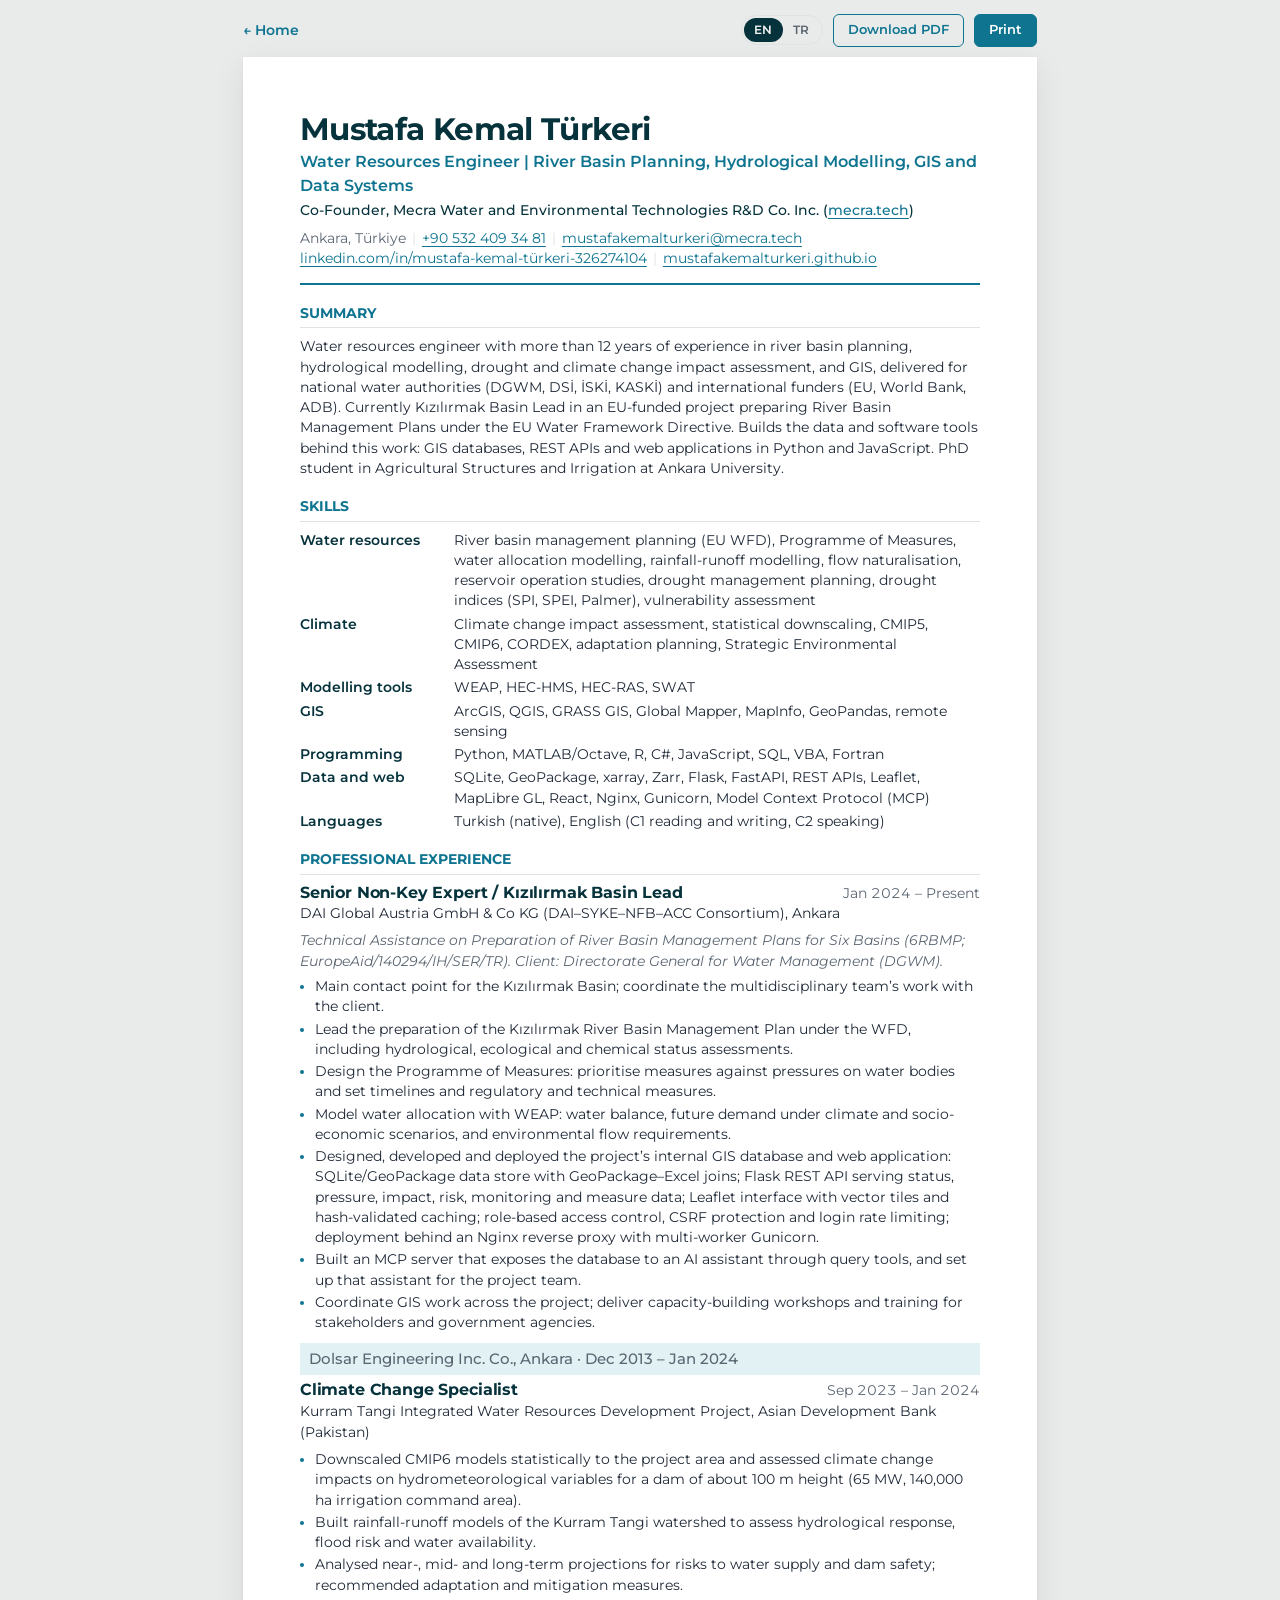
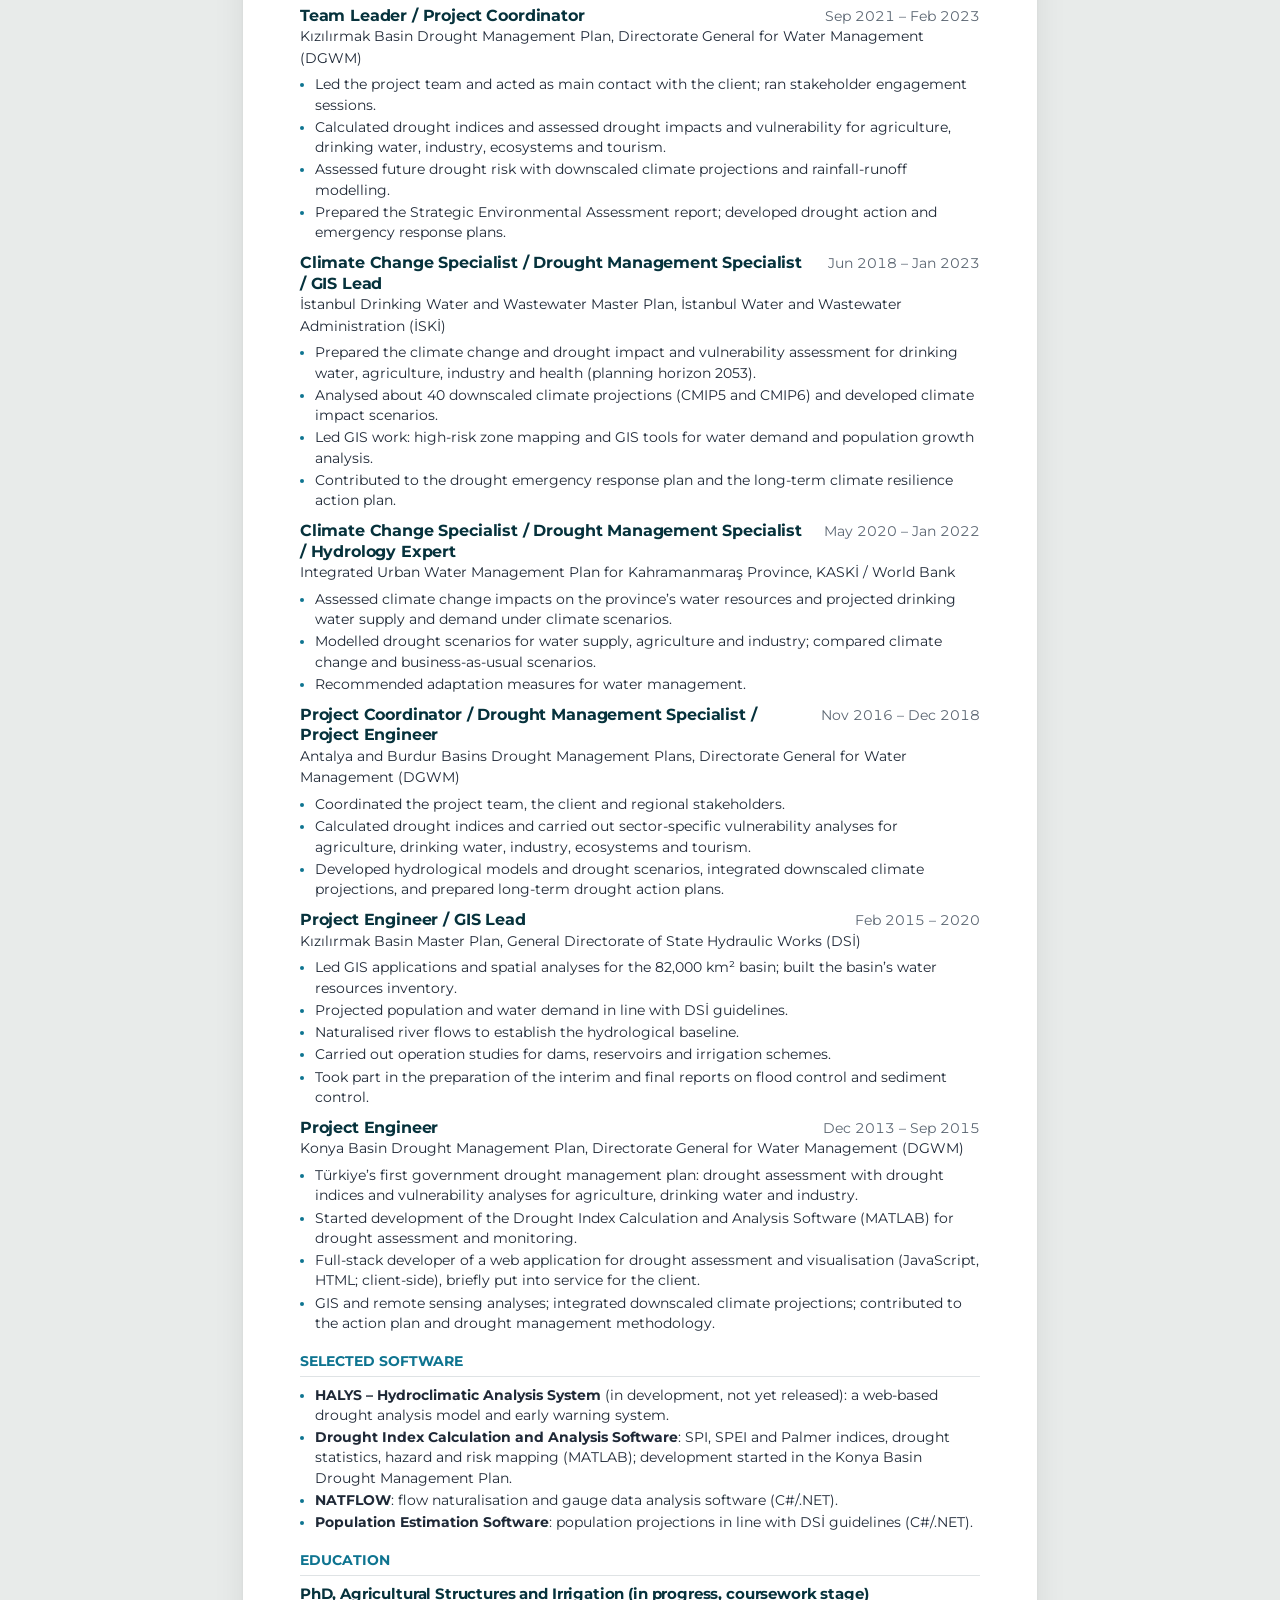
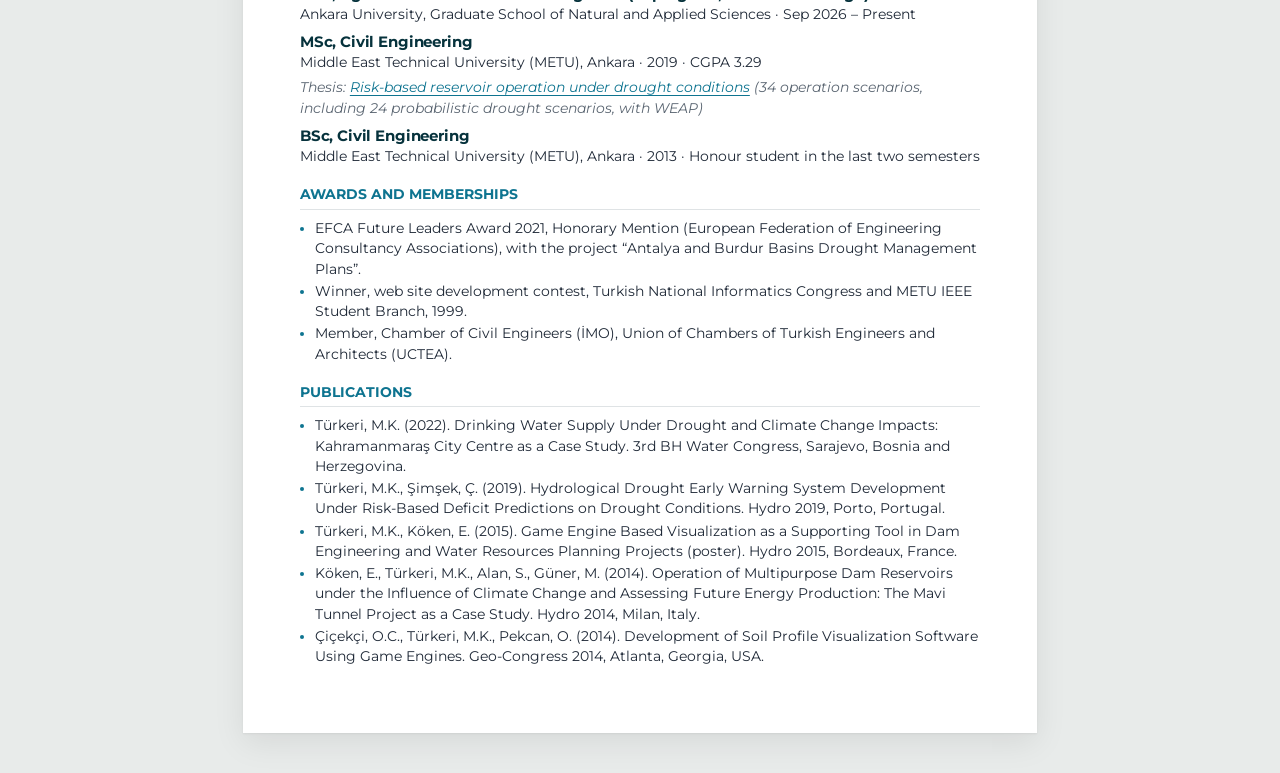
<file: cv.html>
<!DOCTYPE html>
<html lang="en" data-lang="en" data-theme="light" data-title-en="CV | Mustafa Kemal Türkeri" data-title-tr="Özgeçmiş | Mustafa Kemal Türkeri">
<head>
  <meta charset="utf-8">
  <meta name="viewport" content="width=device-width, initial-scale=1">
  <title>CV | Mustafa Kemal Türkeri</title>
  <meta name="description" content="CV of Mustafa Kemal Türkeri, water resources engineer: river basin planning, hydrological modelling, drought and climate change assessment, GIS and data systems.">
  <link rel="icon" href="_images/mkturkeri.ico">
  <link rel="preconnect" href="https://fonts.googleapis.com">
  <link rel="preconnect" href="https://fonts.gstatic.com" crossorigin>
  <link href="https://fonts.googleapis.com/css2?family=Montserrat:ital,wght@0,400;0,500;0,600;0,700;1,400&display=swap" rel="stylesheet">
  <link rel="stylesheet" href="style.css">
  <script src="lang.js"></script>
  <style>
    body { background: #e8ebea; }
    .bar { max-width: 210mm; margin: 0 auto; padding: 14px 0 10px; display: flex; align-items: center; gap: 10px; }
    .bar .home { margin-right: auto; font-weight: 600; font-size: 0.88rem; text-decoration: none; }
    .bar .btn { padding: 9px 14px; font-size: 0.8rem; }
    .paper {
      max-width: 210mm; margin: 0 auto 40px; background: #fff; color: var(--ink);
      padding: 15mm 15mm 17mm; font-size: 13.5px; line-height: 1.5;
      box-shadow: 0 1px 2px rgba(0,0,0,.06), 0 10px 30px rgba(0,0,0,.08);
    }
    .cv-head { display: flex; gap: 20px; align-items: center; padding-bottom: 14px; border-bottom: 2px solid var(--accent); }
    .cv-head .id { flex: 1; min-width: 0; }
    .cv-head img { width: 26mm; height: 26mm; border-radius: 50%; object-fit: cover; flex: none; }
    .cv-head h1 { font-size: 1.95rem; margin: 0 0 4px; letter-spacing: -0.02em; }
    .cv-head .title { margin: 0 0 3px; color: var(--accent); font-weight: 600; font-size: 0.98rem; }
    .cv-head .cofounder { margin: 0 0 6px; font-size: 0.9rem; font-weight: 500; color: var(--petrol); }
    .cv-head .contact-line { margin: 0; font-size: 0.85rem; color: var(--muted); }
    .cv-head .contact-line a { color: var(--accent); white-space: nowrap; }
    .sep { color: var(--rule); margin: 0 6px; }

    .paper h2 {
      font-size: 0.86rem; letter-spacing: 0; margin: 18px 0 8px; padding-bottom: 4px;
      border-bottom: 1px solid var(--rule); color: var(--accent); break-after: avoid;
    }
    .paper p { margin: 0 0 5px; }
    .skills { display: grid; grid-template-columns: 10.5em 1fr; gap: 3px 12px; margin: 0; }
    .skills dt { font-weight: 600; color: var(--petrol); }
    .skills dd { margin: 0; }

    .job { margin: 0 0 11px; break-inside: avoid; }
    .job-head { display: flex; justify-content: space-between; gap: 16px; align-items: baseline; }
    .job-head h3 { font-size: 0.98rem; margin: 0; color: var(--petrol); }
    .when { white-space: nowrap; font-size: 0.85rem; color: var(--muted); font-variant-numeric: tabular-nums; }
    .org { margin: 1px 0 2px; font-size: 0.9rem; }
    .ctx { font-style: italic; color: var(--muted); font-size: 0.86rem; }
    .paper ul { margin: 3px 0 0; padding-left: 1.1em; }
    .paper li { margin: 0 0 2px; }
    .paper li::marker { color: var(--accent); }
    .employer { margin: 14px 0 8px; padding: 5px 9px; background: var(--accent-soft); font-weight: 700; color: var(--petrol); font-size: 0.92rem; break-after: avoid; }
    .employer span { font-weight: 500; color: var(--muted); }
    .edu { margin: 0 0 8px; }
    .edu h3 { font-size: 0.95rem; margin: 0; color: var(--petrol); }

    @media screen and (max-width: 760px) {
      .bar { padding: 12px 16px 8px; }
      .bar button.primary { display: none; }
      .paper { padding: 24px 16px; box-shadow: none; margin: 0; font-size: 15px; }
      .cv-head { flex-direction: column-reverse; align-items: flex-start; }
      .cv-head img { width: 84px; height: 84px; }
      .job-head { flex-direction: column; gap: 0; }
      .skills { grid-template-columns: 1fr; }
      .skills dd { margin-bottom: 6px; }
    }

    @page en {
      size: A4; margin: 13mm 14mm 15mm;
      @bottom-right { content: "Mustafa Kemal Türkeri  ·  Page " counter(page) " of " counter(pages); font: 600 7.5pt Montserrat, Arial, sans-serif; color: #0e7490; }
    }
    @page tr {
      size: A4; margin: 13mm 14mm 15mm;
      @bottom-right { content: "Mustafa Kemal Türkeri  ·  Sayfa " counter(page) " / " counter(pages); font: 600 7.5pt Montserrat, Arial, sans-serif; color: #0e7490; }
    }
    html[data-lang="en"] body { page: en; }
    html[data-lang="tr"] body { page: tr; }
    @media print {
      html { font-size: 9pt; }
      body { background: #fff; }
      .bar { display: none; }
      .paper { max-width: none; margin: 0; padding: 0; box-shadow: none; font-size: 1rem; line-height: 1.42; }
      .employer { -webkit-print-color-adjust: exact; print-color-adjust: exact; }
      a { text-decoration: none; }
    }
  </style>
</head>
<body>
  <nav class="bar" aria-label="CV actions">
    <a class="home" href="index.html">← <span data-l="en">Home</span><span data-l="tr">Ana sayfa</span></a>
    <div class="lang" role="group" aria-label="Language">
      <button type="button" data-set-lang="en" aria-pressed="true">EN</button>
      <button type="button" data-set-lang="tr" aria-pressed="false">TR</button>
    </div>
    <a class="btn" href="cv-en.pdf" data-l="en" download>Download PDF</a>
    <a class="btn" href="cv-tr.pdf" data-l="tr" download>PDF indir</a>
    <button class="btn primary" type="button" onclick="window.print()"><span data-l="en">Print</span><span data-l="tr">Yazdır</span></button>
  </nav>

  <main class="paper">
    <header class="cv-head">
      <div class="id">
        <h1>Mustafa Kemal Türkeri</h1>
        <p class="title"><span data-l="en">Water Resources Engineer | River Basin Planning, Hydrological Modelling, GIS and Data Systems</span><span data-l="tr">Su Kaynakları Mühendisi | Havza Planlaması, Hidrolojik Modelleme, CBS ve Veri Sistemleri</span></p>
        <p class="cofounder"><span data-l="en">Co-Founder, Mecra Water and Environmental Technologies R&amp;D Co. Inc.</span><span data-l="tr">Kurucu Ortak, Mecra Su ve Çevre Teknolojileri</span> (<a href="https://mecra.tech">mecra.tech</a>)</p>
        <p class="contact-line">Ankara, Türkiye<span class="sep">|</span><a href="tel:+905324093481">+90 532 409 34 81</a><span class="sep">|</span><a href="mailto:mustafakemalturkeri@mecra.tech">mustafakemalturkeri@mecra.tech</a><br><a href="https://www.linkedin.com/in/mustafa-kemal-t%C3%BCrkeri-326274104/">linkedin.com/in/mustafa-kemal-türkeri-326274104</a><span class="sep">|</span><a href="https://mustafakemalturkeri.github.io/">mustafakemalturkeri.github.io</a></p>
      </div>
    </header>

    <h2><span data-l="en">Summary</span><span data-l="tr">Özet</span></h2>
    <p data-l="en">Water resources engineer with more than 12 years of experience in river basin planning, hydrological modelling, drought and climate change impact assessment, and GIS, delivered for national water authorities (DGWM, DSİ, İSKİ, KASKİ) and international funders (EU, World Bank, ADB). Currently Kızılırmak Basin Lead in an EU-funded project preparing River Basin Management Plans under the EU Water Framework Directive. Builds the data and software tools behind this work: GIS databases, REST APIs and web applications in Python and JavaScript. PhD student in Agricultural Structures and Irrigation at Ankara University.</p>
    <p data-l="tr">Nehir havzası planlaması, hidrolojik modelleme, kuraklık ve iklim değişikliği etki değerlendirmesi ve CBS alanlarında 12 yılı aşkın deneyime sahip su kaynakları mühendisi. Ulusal su idareleri (SYGM, DSİ, İSKİ, KASKİ) ve uluslararası finansman kuruluşları (AB, Dünya Bankası, ADB) için yürütülen projelerde görev almıştır. Halen AB Su Çerçeve Direktifi kapsamında nehir havzası yönetim planlarını hazırlayan AB finansmanlı 6NHYP projesinde Kızılırmak Havza Sorumlusu olarak çalışmaktadır. Bu çalışmalarda kullanılan veri ve yazılım araçlarını da geliştirmektedir: CBS veritabanları, REST API’ler ve Python ile JavaScript tabanlı web uygulamaları. Ankara Üniversitesi’nde Tarımsal Yapılar ve Sulama alanında doktora öğrencisidir.</p>

    <h2><span data-l="en">Skills</span><span data-l="tr">Yetkinlikler</span></h2>
    <dl class="skills">
      <dt><span data-l="en">Water resources</span><span data-l="tr">Su kaynakları</span></dt>
      <dd><span data-l="en">River basin management planning (EU WFD), Programme of Measures, water allocation modelling, rainfall-runoff modelling, flow naturalisation, reservoir operation studies, drought management planning, drought indices (SPI, SPEI, Palmer), vulnerability assessment</span><span data-l="tr">Nehir havzası yönetim planlaması (AB Su Çerçeve Direktifi), Tedbirler Programı, su tahsisi modellemesi, yağış-akış modellemesi, akım doğallaştırma, rezervuar işletme çalışmaları, kuraklık yönetimi planlaması, kuraklık indisleri (SPI, SPEI, Palmer), etkilenebilirlik değerlendirmesi</span></dd>
      <dt><span data-l="en">Climate</span><span data-l="tr">İklim</span></dt>
      <dd><span data-l="en">Climate change impact assessment, statistical downscaling, CMIP5, CMIP6, CORDEX, adaptation planning, Strategic Environmental Assessment</span><span data-l="tr">İklim değişikliği etki değerlendirmesi, istatistiksel ölçek küçültme, CMIP5, CMIP6, CORDEX, uyum planlaması, Stratejik Çevresel Değerlendirme</span></dd>
      <dt><span data-l="en">Modelling tools</span><span data-l="tr">Modelleme araçları</span></dt>
      <dd>WEAP, HEC-HMS, HEC-RAS, SWAT</dd>
      <dt><span data-l="en">GIS</span><span data-l="tr">CBS</span></dt>
      <dd><span data-l="en">ArcGIS, QGIS, GRASS GIS, Global Mapper, MapInfo, GeoPandas, remote sensing</span><span data-l="tr">ArcGIS, QGIS, GRASS GIS, Global Mapper, MapInfo, GeoPandas, uzaktan algılama</span></dd>
      <dt><span data-l="en">Programming</span><span data-l="tr">Programlama</span></dt>
      <dd>Python, MATLAB/Octave, R, C#, JavaScript, SQL, VBA, Fortran</dd>
      <dt><span data-l="en">Data and web</span><span data-l="tr">Veri ve web</span></dt>
      <dd><span data-l="en">SQLite, GeoPackage, xarray, Zarr, Flask, FastAPI, REST APIs, Leaflet, MapLibre GL, React, Nginx, Gunicorn, Model Context Protocol (MCP)</span><span data-l="tr">SQLite, GeoPackage, xarray, Zarr, Flask, FastAPI, REST API, Leaflet, MapLibre GL, React, Nginx, Gunicorn, Model Context Protocol (MCP)</span></dd>
      <dt><span data-l="en">Languages</span><span data-l="tr">Diller</span></dt>
      <dd><span data-l="en">Turkish (native), English (C1 reading and writing, C2 speaking)</span><span data-l="tr">Türkçe (ana dil), İngilizce (okuma ve yazma C1, konuşma C2)</span></dd>
    </dl>

    <h2><span data-l="en">Professional Experience</span><span data-l="tr">Mesleki Deneyim</span></h2>

    <article class="job">
      <div class="job-head">
        <h3><span data-l="en">Senior Non-Key Expert / Kızılırmak Basin Lead</span><span data-l="tr">Kıdemli Uzman (Senior Non-Key Expert) / Kızılırmak Havza Sorumlusu</span></h3>
        <span class="when"><span data-l="en">Jan 2024 – Present</span><span data-l="tr">Oca 2024 – Halen</span></span>
      </div>
      <p class="org">DAI Global Austria GmbH &amp; Co KG (DAI–SYKE–NFB–ACC Consortium), Ankara</p>
      <p class="ctx"><span data-l="en">Technical Assistance on Preparation of River Basin Management Plans for Six Basins (6RBMP; EuropeAid/140294/IH/SER/TR). Client: Directorate General for Water Management (DGWM).</span><span data-l="tr">6 Havzada Nehir Havzası Yönetim Planlarının Hazırlanması İçin Teknik Yardım Projesi (6NHYP; EuropeAid/140294/IH/SER/TR). İdare: Su Yönetimi Genel Müdürlüğü (SYGM).</span></p>
      <ul data-l="en">
        <li>Main contact point for the Kızılırmak Basin; coordinate the multidisciplinary team’s work with the client.</li>
        <li>Lead the preparation of the Kızılırmak River Basin Management Plan under the WFD, including hydrological, ecological and chemical status assessments.</li>
        <li>Design the Programme of Measures: prioritise measures against pressures on water bodies and set timelines and regulatory and technical measures.</li>
        <li>Model water allocation with WEAP: water balance, future demand under climate and socio-economic scenarios, and environmental flow requirements.</li>
        <li>Designed, developed and deployed the project’s internal GIS database and web application: SQLite/GeoPackage data store with GeoPackage–Excel joins; Flask REST API serving status, pressure, impact, risk, monitoring and measure data; Leaflet interface with vector tiles and hash-validated caching; role-based access control, CSRF protection and login rate limiting; deployment behind an Nginx reverse proxy with multi-worker Gunicorn.</li>
        <li>Built an MCP server that exposes the database to an AI assistant through query tools, and set up that assistant for the project team.</li>
        <li>Coordinate GIS work across the project; deliver capacity-building workshops and training for stakeholders and government agencies.</li>
      </ul>
      <ul data-l="tr">
        <li>Kızılırmak Havzası’nın ana irtibat kişisi olarak çok disiplinli ekibin çalışmalarını idareyle koordine etmektedir.</li>
        <li>Su Çerçeve Direktifi kapsamında hidrolojik, ekolojik ve kimyasal durum değerlendirmeleri dahil Kızılırmak Nehir Havzası Yönetim Planı’nın hazırlanmasını yönetmektedir.</li>
        <li>Tedbirler Programı’nı tasarlamaktadır: su kütleleri üzerindeki baskılara yönelik tedbirleri önceliklendirmekte, uygulama takvimini ve idari ve teknik tedbirleri belirlemektedir.</li>
        <li>WEAP ile su tahsisini modellemektedir: su bütçesi, iklim ve sosyo-ekonomik senaryolar altında gelecekteki talep ve çevresel akış ihtiyaçları.</li>
        <li>Projenin kurum içi CBS veritabanını ve web uygulamasını tasarladı, geliştirdi ve devreye aldı: GeoPackage–Excel birleştirmeli SQLite/GeoPackage veri altyapısı; durum, baskı, etki, risk, izleme ve tedbir verilerini sunan Flask REST API; vektör karo (vector tile) ve karma (hash) doğrulamalı önbellek kullanan Leaflet arayüzü; rol tabanlı erişim, CSRF koruması ve giriş denemesi sınırlaması; Nginx ters vekil sunucu arkasında çok işçili (multi-worker) Gunicorn ile canlı kurulum.</li>
        <li>Veritabanını sorgu araçlarıyla bir yapay zekâ asistanına bağlayan bir MCP sunucusu geliştirdi ve bu asistanı proje ekibinin kullanımına sundu.</li>
        <li>Proje genelindeki CBS çalışmalarını koordine etmekte; paydaşlar ve kamu kurumları için kapasite geliştirme çalıştayları ve eğitimler düzenlemektedir.</li>
      </ul>
    </article>

    <p class="employer"><span data-l="en">Dolsar Engineering Inc. Co., Ankara</span><span data-l="tr">Dolsar Mühendislik A.Ş., Ankara</span> <span>· <span data-l="en">Dec 2013 – Jan 2024</span><span data-l="tr">Ara 2013 – Oca 2024</span></span></p>

    <article class="job">
      <div class="job-head">
        <h3><span data-l="en">Climate Change Specialist</span><span data-l="tr">İklim Değişikliği Uzmanı</span></h3>
        <span class="when"><span data-l="en">Sep 2023 – Jan 2024</span><span data-l="tr">Eyl 2023 – Oca 2024</span></span>
      </div>
      <p class="org"><span data-l="en">Kurram Tangi Integrated Water Resources Development Project, Asian Development Bank (Pakistan)</span><span data-l="tr">Kurram Tangi Entegre Su Kaynakları Geliştirme Projesi, Asya Kalkınma Bankası (Pakistan)</span></p>
      <ul data-l="en">
        <li>Downscaled CMIP6 models statistically to the project area and assessed climate change impacts on hydrometeorological variables for a dam of about 100 m height (65 MW, 140,000 ha irrigation command area).</li>
        <li>Built rainfall-runoff models of the Kurram Tangi watershed to assess hydrological response, flood risk and water availability.</li>
        <li>Analysed near-, mid- and long-term projections for risks to water supply and dam safety; recommended adaptation and mitigation measures.</li>
      </ul>
      <ul data-l="tr">
        <li>CMIP6 modellerine proje alanı için istatistiksel ölçek küçültme uyguladı; yaklaşık 100 m yüksekliğindeki baraj (65 MW kurulu güç, 140.000 ha sulama alanı) için iklim değişikliğinin hidrometeorolojik değişkenler üzerindeki etkilerini değerlendirdi.</li>
        <li>Hidrolojik tepkiyi, taşkın riskini ve su varlığını değerlendirmek için Kurram Tangi havzasının yağış-akış modellerini kurdu.</li>
        <li>Su temini ve baraj güvenliğine yönelik riskleri yakın, orta ve uzak dönem projeksiyonlarıyla analiz etti; uyum ve azaltım tedbirleri önerdi.</li>
      </ul>
    </article>

    <article class="job">
      <div class="job-head">
        <h3><span data-l="en">Team Leader / Project Coordinator</span><span data-l="tr">Takım Lideri / Proje Koordinatörü</span></h3>
        <span class="when"><span data-l="en">Sep 2021 – Feb 2023</span><span data-l="tr">Eyl 2021 – Şub 2023</span></span>
      </div>
      <p class="org"><span data-l="en">Kızılırmak Basin Drought Management Plan, Directorate General for Water Management (DGWM)</span><span data-l="tr">Kızılırmak Havzası Kuraklık Yönetim Planı, Su Yönetimi Genel Müdürlüğü (SYGM)</span></p>
      <ul data-l="en">
        <li>Led the project team and acted as main contact with the client; ran stakeholder engagement sessions.</li>
        <li>Calculated drought indices and assessed drought impacts and vulnerability for agriculture, drinking water, industry, ecosystems and tourism.</li>
        <li>Assessed future drought risk with downscaled climate projections and rainfall-runoff modelling.</li>
        <li>Prepared the Strategic Environmental Assessment report; developed drought action and emergency response plans.</li>
      </ul>
      <ul data-l="tr">
        <li>Proje ekibini yönetti ve idareyle ana irtibatı sağladı; paydaş katılım toplantılarını yürüttü.</li>
        <li>Kuraklık indislerini hesapladı; tarım, içme suyu, sanayi, ekosistem ve turizm sektörleri için kuraklık etkilerini ve etkilenebilirliği değerlendirdi.</li>
        <li>Ölçeği küçültülmüş iklim projeksiyonları ve yağış-akış modellemesiyle gelecekteki kuraklık riskini değerlendirdi.</li>
        <li>Stratejik Çevresel Değerlendirme raporunu hazırladı; kuraklık eylem planı ile acil durum müdahale planlarını geliştirdi.</li>
      </ul>
    </article>

    <article class="job">
      <div class="job-head">
        <h3><span data-l="en">Climate Change Specialist / Drought Management Specialist / GIS Lead</span><span data-l="tr">İklim Değişikliği Uzmanı / Kuraklık Yönetimi Uzmanı / CBS Sorumlusu</span></h3>
        <span class="when"><span data-l="en">Jun 2018 – Jan 2023</span><span data-l="tr">Haz 2018 – Oca 2023</span></span>
      </div>
      <p class="org"><span data-l="en">İstanbul Drinking Water and Wastewater Master Plan, İstanbul Water and Wastewater Administration (İSKİ)</span><span data-l="tr">İstanbul İçme Suyu ve Atıksu Master Planı, İstanbul Su ve Kanalizasyon İdaresi (İSKİ)</span></p>
      <ul data-l="en">
        <li>Prepared the climate change and drought impact and vulnerability assessment for drinking water, agriculture, industry and health (planning horizon 2053).</li>
        <li>Analysed about 40 downscaled climate projections (CMIP5 and CMIP6) and developed climate impact scenarios.</li>
        <li>Led GIS work: high-risk zone mapping and GIS tools for water demand and population growth analysis.</li>
        <li>Contributed to the drought emergency response plan and the long-term climate resilience action plan.</li>
      </ul>
      <ul data-l="tr">
        <li>İçme suyu, tarım, sanayi ve sağlık sektörleri için iklim değişikliği ve kuraklık etki ve etkilenebilirlik değerlendirmesini hazırladı (planlama ufku 2053).</li>
        <li>Ölçeği küçültülmüş yaklaşık 40 iklim projeksiyonunu (CMIP5 ve CMIP6) analiz etti ve iklim etki senaryoları geliştirdi.</li>
        <li>CBS çalışmalarını yönetti: yüksek riskli bölgeleri haritaladı; su talebi ve nüfus artışı analizleri için CBS araçları geliştirdi.</li>
        <li>Kuraklık acil durum müdahale planına ve uzun vadeli iklim dayanıklılığı eylem planına katkı sağladı.</li>
      </ul>
    </article>

    <article class="job">
      <div class="job-head">
        <h3><span data-l="en">Climate Change Specialist / Drought Management Specialist / Hydrology Expert</span><span data-l="tr">İklim Değişikliği Uzmanı / Kuraklık Yönetimi Uzmanı / Hidroloji Uzmanı</span></h3>
        <span class="when"><span data-l="en">May 2020 – Jan 2022</span><span data-l="tr">May 2020 – Oca 2022</span></span>
      </div>
      <p class="org"><span data-l="en">Integrated Urban Water Management Plan for Kahramanmaraş Province, KASKİ / World Bank</span><span data-l="tr">Kahramanmaraş İli Entegre Kentsel Su Yönetimi Planı, KASKİ / Dünya Bankası</span></p>
      <ul data-l="en">
        <li>Assessed climate change impacts on the province’s water resources and projected drinking water supply and demand under climate scenarios.</li>
        <li>Modelled drought scenarios for water supply, agriculture and industry; compared climate change and business-as-usual scenarios.</li>
        <li>Recommended adaptation measures for water management.</li>
      </ul>
      <ul data-l="tr">
        <li>İklim değişikliğinin ilin su kaynakları üzerindeki etkilerini değerlendirdi; iklim senaryoları altında içme suyu arz ve talep projeksiyonlarını hazırladı.</li>
        <li>Su temini, tarım ve sanayi için kuraklık senaryolarını modelledi; iklim değişikliği senaryolarını mevcut eğilim (business-as-usual) senaryosuyla karşılaştırdı.</li>
        <li>Su yönetimine yönelik uyum tedbirleri önerdi.</li>
      </ul>
    </article>

    <article class="job">
      <div class="job-head">
        <h3><span data-l="en">Project Coordinator / Drought Management Specialist / Project Engineer</span><span data-l="tr">Proje Koordinatörü / Kuraklık Yönetimi Uzmanı / Proje Mühendisi</span></h3>
        <span class="when"><span data-l="en">Nov 2016 – Dec 2018</span><span data-l="tr">Kas 2016 – Ara 2018</span></span>
      </div>
      <p class="org"><span data-l="en">Antalya and Burdur Basins Drought Management Plans, Directorate General for Water Management (DGWM)</span><span data-l="tr">Antalya ve Burdur Havzaları Kuraklık Yönetim Planları, Su Yönetimi Genel Müdürlüğü (SYGM)</span></p>
      <ul data-l="en">
        <li>Coordinated the project team, the client and regional stakeholders.</li>
        <li>Calculated drought indices and carried out sector-specific vulnerability analyses for agriculture, drinking water, industry, ecosystems and tourism.</li>
        <li>Developed hydrological models and drought scenarios, integrated downscaled climate projections, and prepared long-term drought action plans.</li>
      </ul>
      <ul data-l="tr">
        <li>Proje ekibi, idare ve bölgesel paydaşlar arasındaki koordinasyonu yürüttü.</li>
        <li>Kuraklık indislerini hesapladı; tarım, içme suyu, sanayi, ekosistem ve turizm sektörleri için etkilenebilirlik analizleri yaptı.</li>
        <li>Hidrolojik modeller ve kuraklık senaryoları geliştirdi, ölçeği küçültülmüş iklim projeksiyonlarını analizlere dahil etti ve uzun vadeli kuraklık eylem planlarını hazırladı.</li>
      </ul>
    </article>

    <article class="job">
      <div class="job-head">
        <h3><span data-l="en">Project Engineer / GIS Lead</span><span data-l="tr">Proje Mühendisi / CBS Sorumlusu</span></h3>
        <span class="when"><span data-l="en">Feb 2015 – 2020</span><span data-l="tr">Şub 2015 – 2020</span></span>
      </div>
      <p class="org"><span data-l="en">Kızılırmak Basin Master Plan, General Directorate of State Hydraulic Works (DSİ)</span><span data-l="tr">Kızılırmak Havzası Master Planı, Devlet Su İşleri Genel Müdürlüğü (DSİ)</span></p>
      <ul data-l="en">
        <li>Led GIS applications and spatial analyses for the 82,000 km² basin; built the basin’s water resources inventory.</li>
        <li>Projected population and water demand in line with DSİ guidelines.</li>
        <li>Naturalised river flows to establish the hydrological baseline.</li>
        <li>Carried out operation studies for dams, reservoirs and irrigation schemes.</li>
        <li>Took part in the preparation of the interim and final reports on flood control and sediment control.</li>
      </ul>
      <ul data-l="tr">
        <li>82.000 km²’lik havzada CBS uygulamalarını ve mekânsal analizleri yönetti; havzanın su kaynakları envanterini oluşturdu.</li>
        <li>DSİ yönergelerine uygun olarak nüfus ve su ihtiyacı projeksiyonlarını hazırladı.</li>
        <li>Hidrolojik referans durumunu belirlemek için akım doğallaştırma çalışmalarını yaptı.</li>
        <li>Barajlar, rezervuarlar ve sulama tesisleri için işletme çalışmaları yaptı.</li>
        <li>Taşkın kontrolü ve rüsubat kontrolü ara ve nihai raporlarının hazırlanmasında görev aldı.</li>
      </ul>
    </article>

    <article class="job">
      <div class="job-head">
        <h3><span data-l="en">Project Engineer</span><span data-l="tr">Proje Mühendisi</span></h3>
        <span class="when"><span data-l="en">Dec 2013 – Sep 2015</span><span data-l="tr">Ara 2013 – Eyl 2015</span></span>
      </div>
      <p class="org"><span data-l="en">Konya Basin Drought Management Plan, Directorate General for Water Management (DGWM)</span><span data-l="tr">Konya Havzası Kuraklık Yönetim Planı, Su Yönetimi Genel Müdürlüğü (SYGM)</span></p>
      <ul data-l="en">
        <li>Türkiye’s first government drought management plan: drought assessment with drought indices and vulnerability analyses for agriculture, drinking water and industry.</li>
        <li>Started development of the Drought Index Calculation and Analysis Software (MATLAB) for drought assessment and monitoring.</li>
        <li>Full-stack developer of a web application for drought assessment and visualisation (JavaScript, HTML; client-side), briefly put into service for the client.</li>
        <li>GIS and remote sensing analyses; integrated downscaled climate projections; contributed to the action plan and drought management methodology.</li>
      </ul>
      <ul data-l="tr">
        <li>Türkiye’nin ilk resmi kuraklık yönetim planı kapsamında kuraklık indisleriyle kuraklık değerlendirmesi ve tarım, içme suyu ve sanayi sektörleri için etkilenebilirlik analizleri yaptı.</li>
        <li>Kuraklık değerlendirmesi ve izlemesi için Kuraklık İndisi Hesaplama ve Analiz Yazılımı’nın (MATLAB) geliştirilmesine başladı.</li>
        <li>Kuraklık değerlendirmesi ve görselleştirmesi için istemci tarafında çalışan bir web uygulamasını (JavaScript, HTML) full-stack geliştirici olarak geliştirdi; uygulama kısa bir süre idarenin kullanımında kaldı.</li>
        <li>CBS ve uzaktan algılama analizleri yaptı; ölçeği küçültülmüş iklim projeksiyonlarını analizlere dahil etti; eylem planına ve kuraklık yönetimi metodolojisine katkı sağladı.</li>
      </ul>
    </article>

    <h2><span data-l="en">Selected Software</span><span data-l="tr">Seçili Yazılımlar</span></h2>
    <ul data-l="en">
      <li><strong>HALYS – Hydroclimatic Analysis System</strong> (in development, not yet released): a web-based drought analysis model and early warning system.</li>
      <li><strong>Drought Index Calculation and Analysis Software</strong>: SPI, SPEI and Palmer indices, drought statistics, hazard and risk mapping (MATLAB); development started in the Konya Basin Drought Management Plan.</li>
      <li><strong>NATFLOW</strong>: flow naturalisation and gauge data analysis software (C#/.NET).</li>
      <li><strong>Population Estimation Software</strong>: population projections in line with DSİ guidelines (C#/.NET).</li>
    </ul>
    <ul data-l="tr">
      <li><strong>HALYS – Hydroclimatic Analysis System</strong> (geliştirme aşamasında, henüz yayımlanmadı): web tabanlı kuraklık analiz modeli ve erken uyarı sistemi.</li>
      <li><strong>Kuraklık İndisi Hesaplama ve Analiz Yazılımı</strong>: SPI, SPEI ve Palmer indisleri, kuraklık istatistikleri, tehlike ve risk haritaları (MATLAB); geliştirilmesine Konya Havzası Kuraklık Yönetim Planı’nda başlandı.</li>
      <li><strong>NATFLOW</strong>: akım doğallaştırma ve akım gözlem verilerinin analizi için yazılım (C#/.NET).</li>
      <li><strong>Nüfus Tahmin Yazılımı</strong>: DSİ yönergelerine göre nüfus projeksiyonları (C#/.NET).</li>
    </ul>

    <h2><span data-l="en">Education</span><span data-l="tr">Eğitim</span></h2>
    <div class="edu">
      <h3><span data-l="en">PhD, Agricultural Structures and Irrigation (in progress, coursework stage)</span><span data-l="tr">Doktora, Tarımsal Yapılar ve Sulama (devam ediyor, ders aşaması)</span></h3>
      <p><span data-l="en">Ankara University, Graduate School of Natural and Applied Sciences · Sep 2026 – Present</span><span data-l="tr">Ankara Üniversitesi Fen Bilimleri Enstitüsü · Eyl 2026 – Halen</span></p>
    </div>
    <div class="edu">
      <h3><span data-l="en">MSc, Civil Engineering</span><span data-l="tr">Yüksek Lisans, İnşaat Mühendisliği</span></h3>
      <p><span data-l="en">Middle East Technical University (METU), Ankara · 2019 · CGPA 3.29</span><span data-l="tr">Orta Doğu Teknik Üniversitesi (ODTÜ), Ankara · 2019 · GNO 3,29</span></p>
      <p class="ctx"><span data-l="en">Thesis: <a href="http://etd.lib.metu.edu.tr/upload/12624869/index.pdf">Risk-based reservoir operation under drought conditions</a> (34 operation scenarios, including 24 probabilistic drought scenarios, with WEAP)</span><span data-l="tr">Tez: <a href="http://etd.lib.metu.edu.tr/upload/12624869/index.pdf">Risk-based reservoir operation under drought conditions</a> (kuraklık koşullarında risk esaslı rezervuar işletmesi; 24’ü olasılıksal kuraklık senaryosu olmak üzere WEAP ile 34 işletme senaryosu)</span></p>
    </div>
    <div class="edu">
      <h3><span data-l="en">BSc, Civil Engineering</span><span data-l="tr">Lisans, İnşaat Mühendisliği</span></h3>
      <p><span data-l="en">Middle East Technical University (METU), Ankara · 2013 · Honour student in the last two semesters</span><span data-l="tr">Orta Doğu Teknik Üniversitesi (ODTÜ), Ankara · 2013 · Son iki dönem onur öğrencisi</span></p>
    </div>

    <h2><span data-l="en">Awards and Memberships</span><span data-l="tr">Ödüller ve Üyelikler</span></h2>
    <ul data-l="en">
      <li>EFCA Future Leaders Award 2021, Honorary Mention (European Federation of Engineering Consultancy Associations), with the project “Antalya and Burdur Basins Drought Management Plans”.</li>
      <li>Winner, web site development contest, Turkish National Informatics Congress and METU IEEE Student Branch, 1999.</li>
      <li>Member, Chamber of Civil Engineers (İMO), Union of Chambers of Turkish Engineers and Architects (UCTEA).</li>
    </ul>
    <ul data-l="tr">
      <li>“Antalya ve Burdur Havzaları Kuraklık Yönetim Planları” projesiyle EFCA Future Leaders Award 2021 mansiyonu (European Federation of Engineering Consultancy Associations).</li>
      <li>Turkish National Informatics Congress ve ODTÜ IEEE Öğrenci Kolu web sitesi geliştirme yarışması birinciliği, 1999.</li>
      <li>TMMOB İnşaat Mühendisleri Odası (İMO) üyesi.</li>
    </ul>

    <h2><span data-l="en">Publications</span><span data-l="tr">Yayınlar</span></h2>
    <ul>
      <li>Türkeri, M.K. (2022). Drinking Water Supply Under Drought and Climate Change Impacts: Kahramanmaraş City Centre as a Case Study. 3rd BH Water Congress, Sarajevo, Bosnia and Herzegovina.</li>
      <li>Türkeri, M.K., Şimşek, Ç. (2019). Hydrological Drought Early Warning System Development Under Risk-Based Deficit Predictions on Drought Conditions. Hydro 2019, Porto, Portugal.</li>
      <li>Türkeri, M.K., Köken, E. (2015). Game Engine Based Visualization as a Supporting Tool in Dam Engineering and Water Resources Planning Projects (poster). Hydro 2015, Bordeaux, France.</li>
      <li>Köken, E., Türkeri, M.K., Alan, S., Güner, M. (2014). Operation of Multipurpose Dam Reservoirs under the Influence of Climate Change and Assessing Future Energy Production: The Mavi Tunnel Project as a Case Study. Hydro 2014, Milan, Italy.</li>
      <li>Çiçekçi, O.C., Türkeri, M.K., Pekcan, O. (2014). Development of Soil Profile Visualization Software Using Game Engines. Geo-Congress 2014, Atlanta, Georgia, USA.</li>
    </ul>
  </main>
</body>
</html>
</file>
<file: style.css>
/* Mustafa Kemal Türkeri — personal site
   Type: Montserrat (shared with mecra.tech). Palette: Mecra petrol + cyan. */

:root {
  --bg: #f5f6f5;
  --surface: #ffffff;
  --ink: #1f2937;
  --muted: #5b6672;
  --rule: #dfe3e5;
  --petrol: #06323c;
  --accent: #0e7490;      /* text-safe cyan */
  --accent-bright: #0891b2;
  --accent-soft: #e2f1f4;
  --dry: #d97706;
  --wet: #0891b2;
  --max: 1080px;
  --font: "Montserrat", -apple-system, "Segoe UI", Arial, sans-serif;
}
@media (prefers-color-scheme: dark) {
  :root:not([data-theme="light"]) {
    --bg: #061a20;
    --surface: #0a2229;
    --ink: #e6eef0;
    --muted: #9fb2b8;
    --rule: #1d3a42;
    --petrol: #e6eef0;
    --accent: #3cc3de;
    --accent-bright: #3cc3de;
    --accent-soft: #0f3640;
  }
}

* { box-sizing: border-box; }
html { -webkit-text-size-adjust: 100%; scroll-behavior: smooth; }
body {
  margin: 0; background: var(--bg); color: var(--ink);
  font-family: var(--font); font-size: 16px; line-height: 1.6;
}
img { max-width: 100%; height: auto; display: block; }
a { color: var(--accent); text-underline-offset: 3px; text-decoration-thickness: 1px; }
a:hover { text-decoration-thickness: 2px; }
:focus-visible { outline: 2px solid var(--accent-bright); outline-offset: 3px; border-radius: 2px; }

/* Language switching: html[data-lang] decides which [data-l] blocks show */
html[data-lang="en"] [data-l="tr"],
html[data-lang="tr"] [data-l="en"] { display: none !important; }

.wrap { max-width: var(--max); margin: 0 auto; padding: 0 24px; }

/* Top bar */
.top {
  position: sticky; top: 0; z-index: 10;
  background: color-mix(in srgb, var(--bg) 88%, transparent);
  backdrop-filter: blur(8px); border-bottom: 1px solid var(--rule);
}
.top .wrap { display: flex; align-items: center; gap: 24px; height: 60px; }
.brand { font-weight: 700; color: var(--petrol); text-decoration: none; letter-spacing: -0.01em; white-space: nowrap; }
.nav { display: flex; gap: 20px; margin-left: auto; }
.nav a { color: var(--muted); text-decoration: none; font-size: 0.86rem; font-weight: 500; }
.nav a:hover { color: var(--ink); }
.lang { display: inline-flex; border: 1px solid var(--rule); border-radius: 999px; padding: 2px; }
.lang button {
  font: 600 0.75rem/1 var(--font); letter-spacing: 0.04em; border: 0; background: none;
  color: var(--muted); padding: 6px 10px; border-radius: 999px; cursor: pointer;
}
.lang button[aria-pressed="true"] { background: var(--petrol); color: var(--bg); }

.btn {
  display: inline-flex; align-items: center; gap: 8px;
  font: 600 0.88rem/1 var(--font); padding: 12px 18px; border-radius: 6px;
  text-decoration: none; border: 1px solid var(--accent); color: var(--accent); background: transparent;
}
.btn.primary { background: var(--accent); color: #fff; }
@media (prefers-color-scheme: dark) { :root:not([data-theme="light"]) .btn.primary { color: #061a20; } }

/* Hero */
.hero { padding: 72px 0 24px; }
.hero .wrap { display: grid; grid-template-columns: 1fr 280px; gap: 56px; align-items: center; }
h1 { font-size: clamp(2.2rem, 5vw, 3.6rem); line-height: 1.05; letter-spacing: -0.03em; margin: 0 0 12px; color: var(--petrol); font-weight: 700; }
.rotator { margin: 0 0 24px; font-size: clamp(1.15rem, 2.2vw, 1.5rem); font-weight: 600; color: var(--accent); line-height: 1.3; }
.rot-track { position: relative; display: block; height: 1.5em; overflow: hidden; }
.rot-track span { line-height: 1.5; }
.rot-track span {
  position: absolute; left: 0; top: 0; width: 100%;
  opacity: 0; transform: translateY(70%);
  transition: opacity .5s ease, transform .5s cubic-bezier(.2,.7,.2,1);
}
.rot-track span.on { opacity: 1; transform: none; }
.rot-track span.out { opacity: 0; transform: translateY(-70%); }
@media (prefers-reduced-motion: reduce) { .rot-track span { transition: none; } }
.lede { font-size: 1.12rem; max-width: 60ch; margin: 0 0 28px; }
.actions { display: flex; flex-wrap: wrap; align-items: center; gap: 12px; }
.divider { width: 1px; height: 28px; background: var(--rule); margin: 0 6px; }
.social { display: flex; gap: 10px; list-style: none; margin: 0; padding: 0; }
.social a {
  display: grid; place-items: center; width: 42px; height: 42px; border-radius: 50%;
  border: 1px solid var(--rule); color: var(--muted);
  transition: color .15s ease, border-color .15s ease, background-color .15s ease;
}
.social a:hover { color: var(--accent); border-color: var(--accent); background: var(--accent-soft); }
.social svg { width: 19px; height: 19px; }
@media (prefers-reduced-motion: reduce) { .social a { transition: none; } }
.portrait { width: 280px; height: 280px; border-radius: 50%; object-fit: cover; box-shadow: 0 0 0 6px var(--surface), 0 0 0 7px var(--rule); }

.hero .wrap.hydro { display: block; margin-top: 48px; }
.hydro svg { width: 100%; height: 96px; display: block; }
.hydro .cap { font-size: 0.72rem; color: var(--muted); margin-top: 6px; letter-spacing: 0.02em; }

/* Sections */
section.block { padding: 64px 0; border-top: 1px solid var(--rule); }
h2 { font-size: 0.8rem; font-weight: 700; letter-spacing: 0.14em; text-transform: uppercase; color: var(--accent); margin: 0 0 28px; }
h3 { font-size: 1.15rem; line-height: 1.3; margin: 0 0 6px; color: var(--petrol); letter-spacing: -0.01em; }

.now { display: grid; grid-template-columns: repeat(4, 1fr); gap: 32px; }
.now div { border-top: 3px solid var(--accent); padding-top: 16px; }
.now p { margin: 0; color: var(--muted); font-size: 0.92rem; }
.now .k { font-size: 0.75rem; font-weight: 600; letter-spacing: 0.08em; text-transform: uppercase; color: var(--muted); margin-bottom: 8px; }

.work { list-style: none; margin: 0; padding: 0; }
.work li { display: grid; grid-template-columns: 150px 1fr; gap: 24px; padding: 18px 0; border-bottom: 1px solid var(--rule); }
.work li:first-child { padding-top: 0; }
.work .yr { color: var(--muted); font-size: 0.86rem; font-variant-numeric: tabular-nums; padding-top: 2px; }
.work .org { color: var(--muted); font-size: 0.88rem; margin: 0 0 4px; }
.work p { margin: 0; }
.more { margin-top: 24px; font-weight: 600; font-size: 0.92rem; }

.feature { display: grid; grid-template-columns: 1.6fr 1fr; gap: 40px; align-items: center; margin-bottom: 48px; }
.feature img { border-radius: 8px; border: 1px solid var(--rule); }
.tag { display: inline-block; font-size: 0.72rem; font-weight: 600; letter-spacing: 0.06em; text-transform: uppercase; color: var(--dry); margin-bottom: 10px; }
.tools { display: grid; grid-template-columns: repeat(4, 1fr); gap: 28px; }
.tools figure { margin: 0; }
.tools img { aspect-ratio: 16 / 10; object-fit: cover; border-radius: 6px; border: 1px solid var(--rule); margin-bottom: 12px; background: var(--surface); }
.tools h3 { font-size: 1rem; }
.tools p { margin: 0; font-size: 0.9rem; color: var(--muted); }

.pubs { margin: 0; padding: 0; list-style: none; }
.pubs li { padding: 14px 0; border-bottom: 1px solid var(--rule); font-size: 0.95rem; }
.pubs li:first-child { padding-top: 0; }
.pubs .yr { font-weight: 700; color: var(--accent); margin-right: 8px; }

.music { display: grid; grid-template-columns: 320px 1fr; gap: 32px; align-items: center; }
.music img { border-radius: 6px; border: 1px solid var(--rule); }

.contact { display: grid; grid-template-columns: repeat(6, 1fr); gap: 14px; }
.c-item { grid-column: span 2; }
.c-item:nth-child(-n+2) { grid-column: span 3; }
.c-item {
  display: flex; align-items: center; gap: 16px; padding: 16px 18px;
  border: 1px solid var(--rule); border-radius: 10px; text-decoration: none; color: var(--ink);
  transition: border-color .15s ease, background-color .15s ease;
}
.c-item:hover { border-color: var(--accent); background: var(--accent-soft); }
.c-icon {
  flex: none; display: grid; place-items: center; width: 44px; height: 44px; border-radius: 50%;
  background: var(--accent-soft); color: var(--accent);
}
.c-item:hover .c-icon { background: var(--accent); color: var(--bg); }
.c-icon svg { width: 20px; height: 20px; }
.c-text { display: flex; flex-direction: column; min-width: 0; }
.c-text .k { font-size: 0.72rem; font-weight: 600; letter-spacing: 0.08em; text-transform: uppercase; color: var(--muted); }
.c-text .v { font-weight: 600; overflow-wrap: break-word; }
@media (prefers-reduced-motion: reduce) { .c-item { transition: none; } }
footer.site { padding: 28px 0 40px; color: var(--muted); font-size: 0.8rem; border-top: 1px solid var(--rule); }

@media (max-width: 900px) {
  .hero .wrap, .feature, .music { grid-template-columns: 1fr; gap: 32px; }
  .hero .wrap > .portrait-wrap { order: -1; }
  .portrait { width: 160px; height: 160px; }
  .now, .tools { grid-template-columns: repeat(2, 1fr); }
  .contact { grid-template-columns: 1fr 1fr; }
  .c-item, .c-item:nth-child(-n+2) { grid-column: auto; }
  .c-item:first-child { grid-column: 1 / -1; }
}
@media (max-width: 640px) {
  .wrap { padding: 0 16px; }
  .nav { display: none; }
  .top .wrap { justify-content: space-between; }
  .hero { padding-top: 40px; }
  .divider { display: none; }
  .social { width: 100%; margin-top: 4px; }
  .now, .tools { grid-template-columns: 1fr; }
  .contact { grid-template-columns: 1fr; }
  .c-item { padding: 14px; gap: 12px; }
  .c-icon { width: 38px; height: 38px; }
  .c-text .v { font-size: 0.92rem; }
  .work li { grid-template-columns: 1fr; gap: 4px; }
  section.block { padding: 48px 0; }
}
</file>
